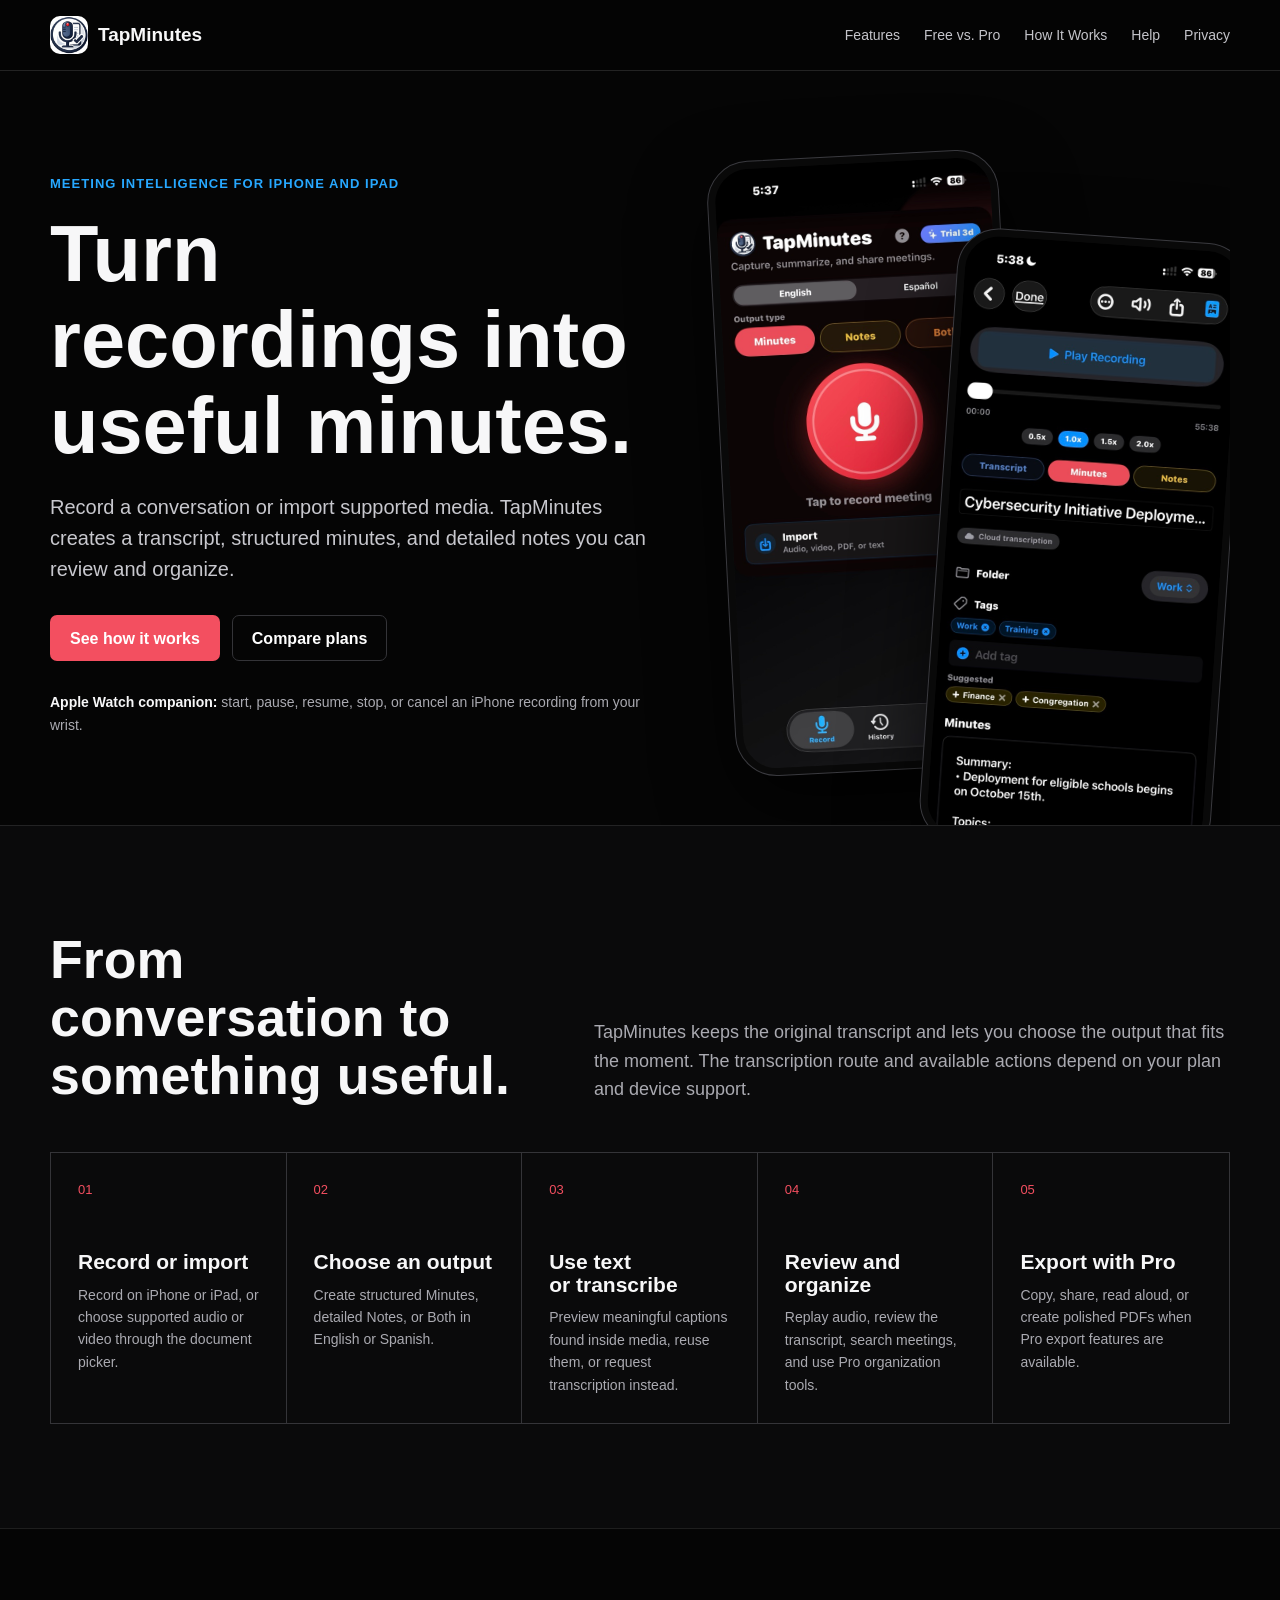
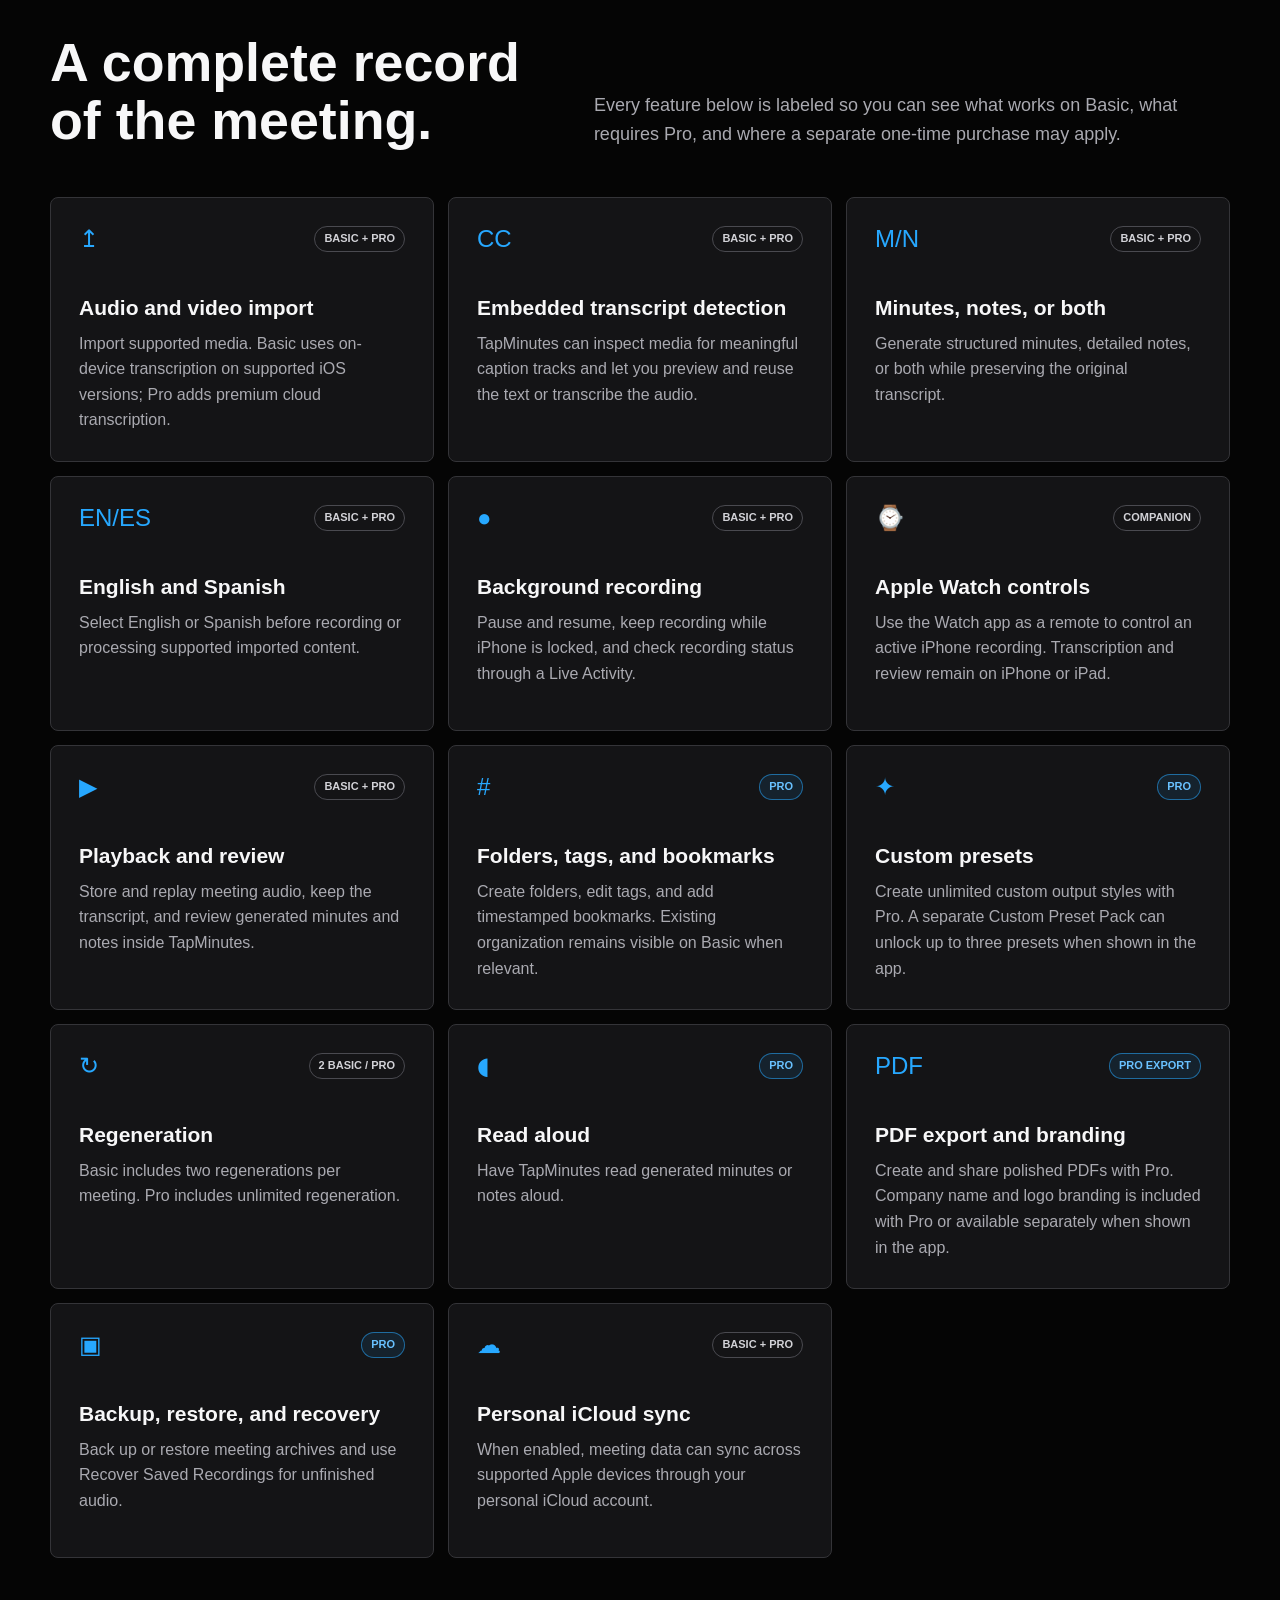
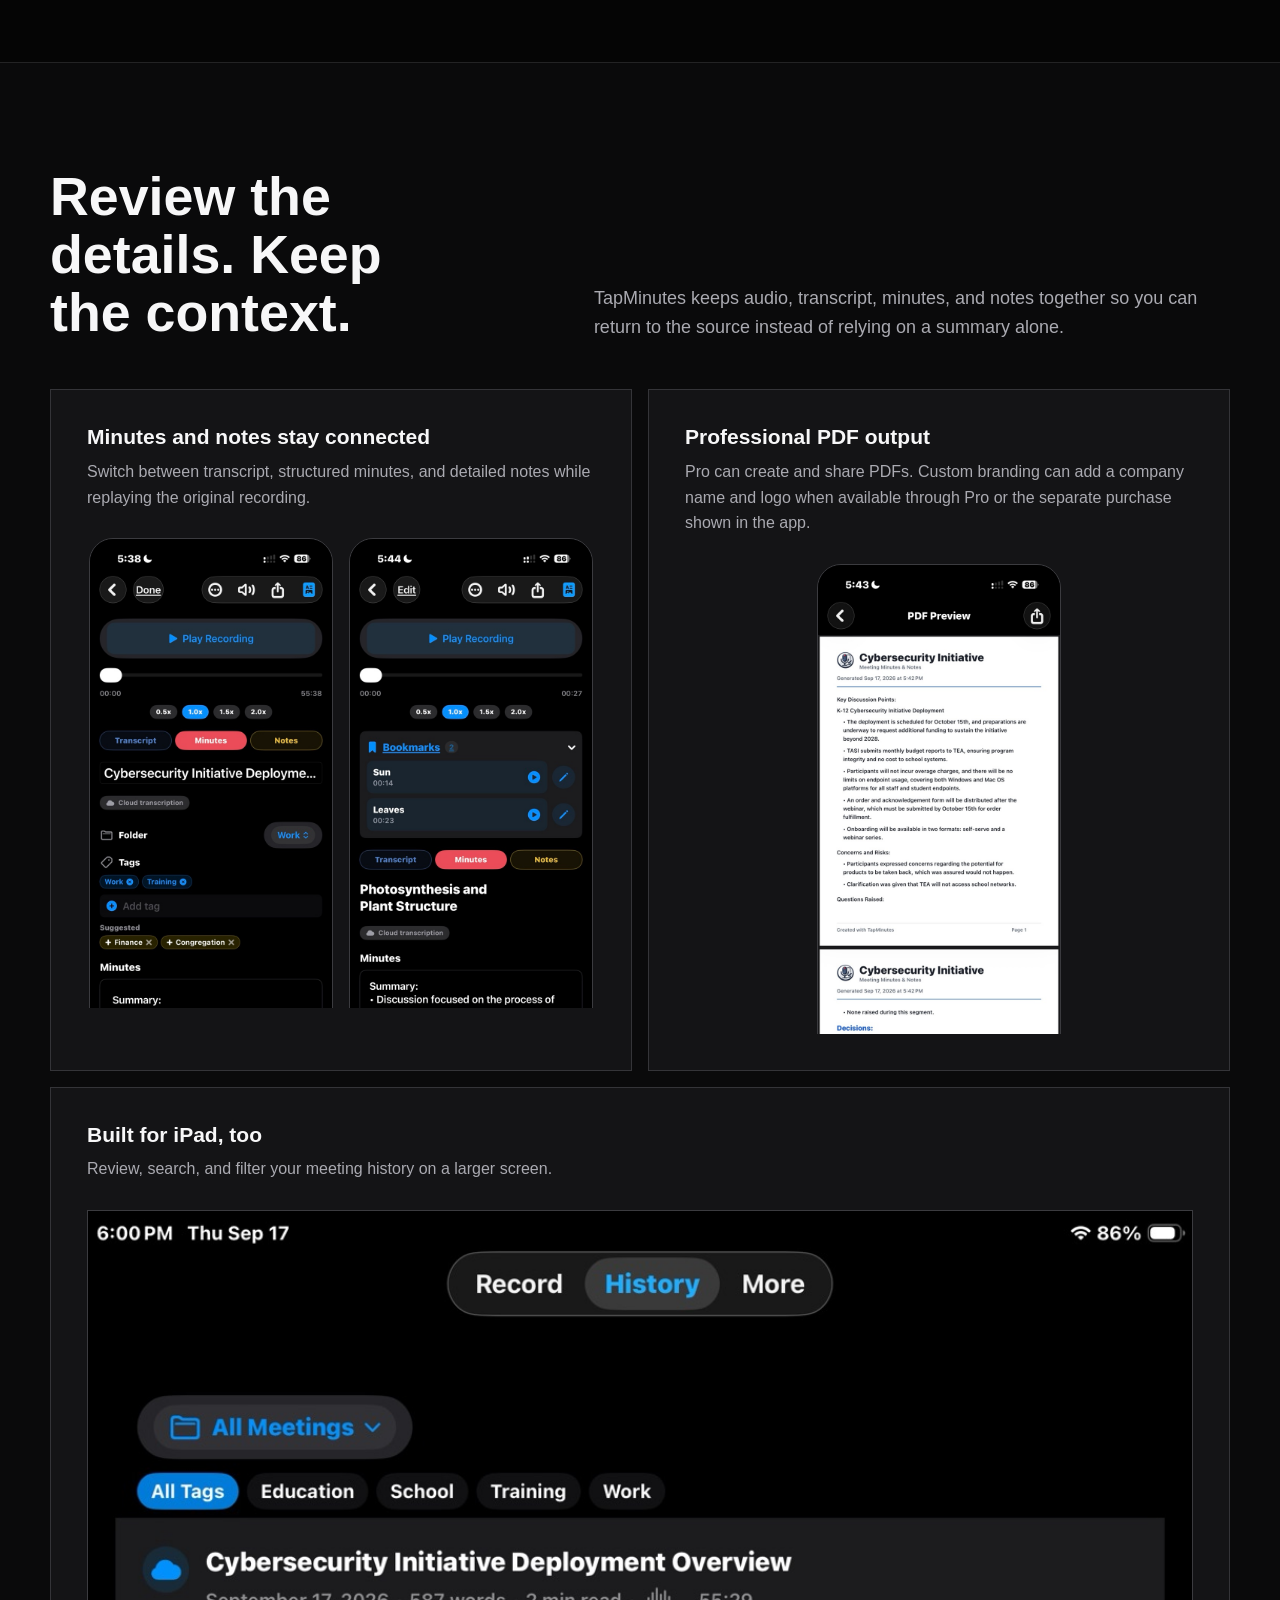
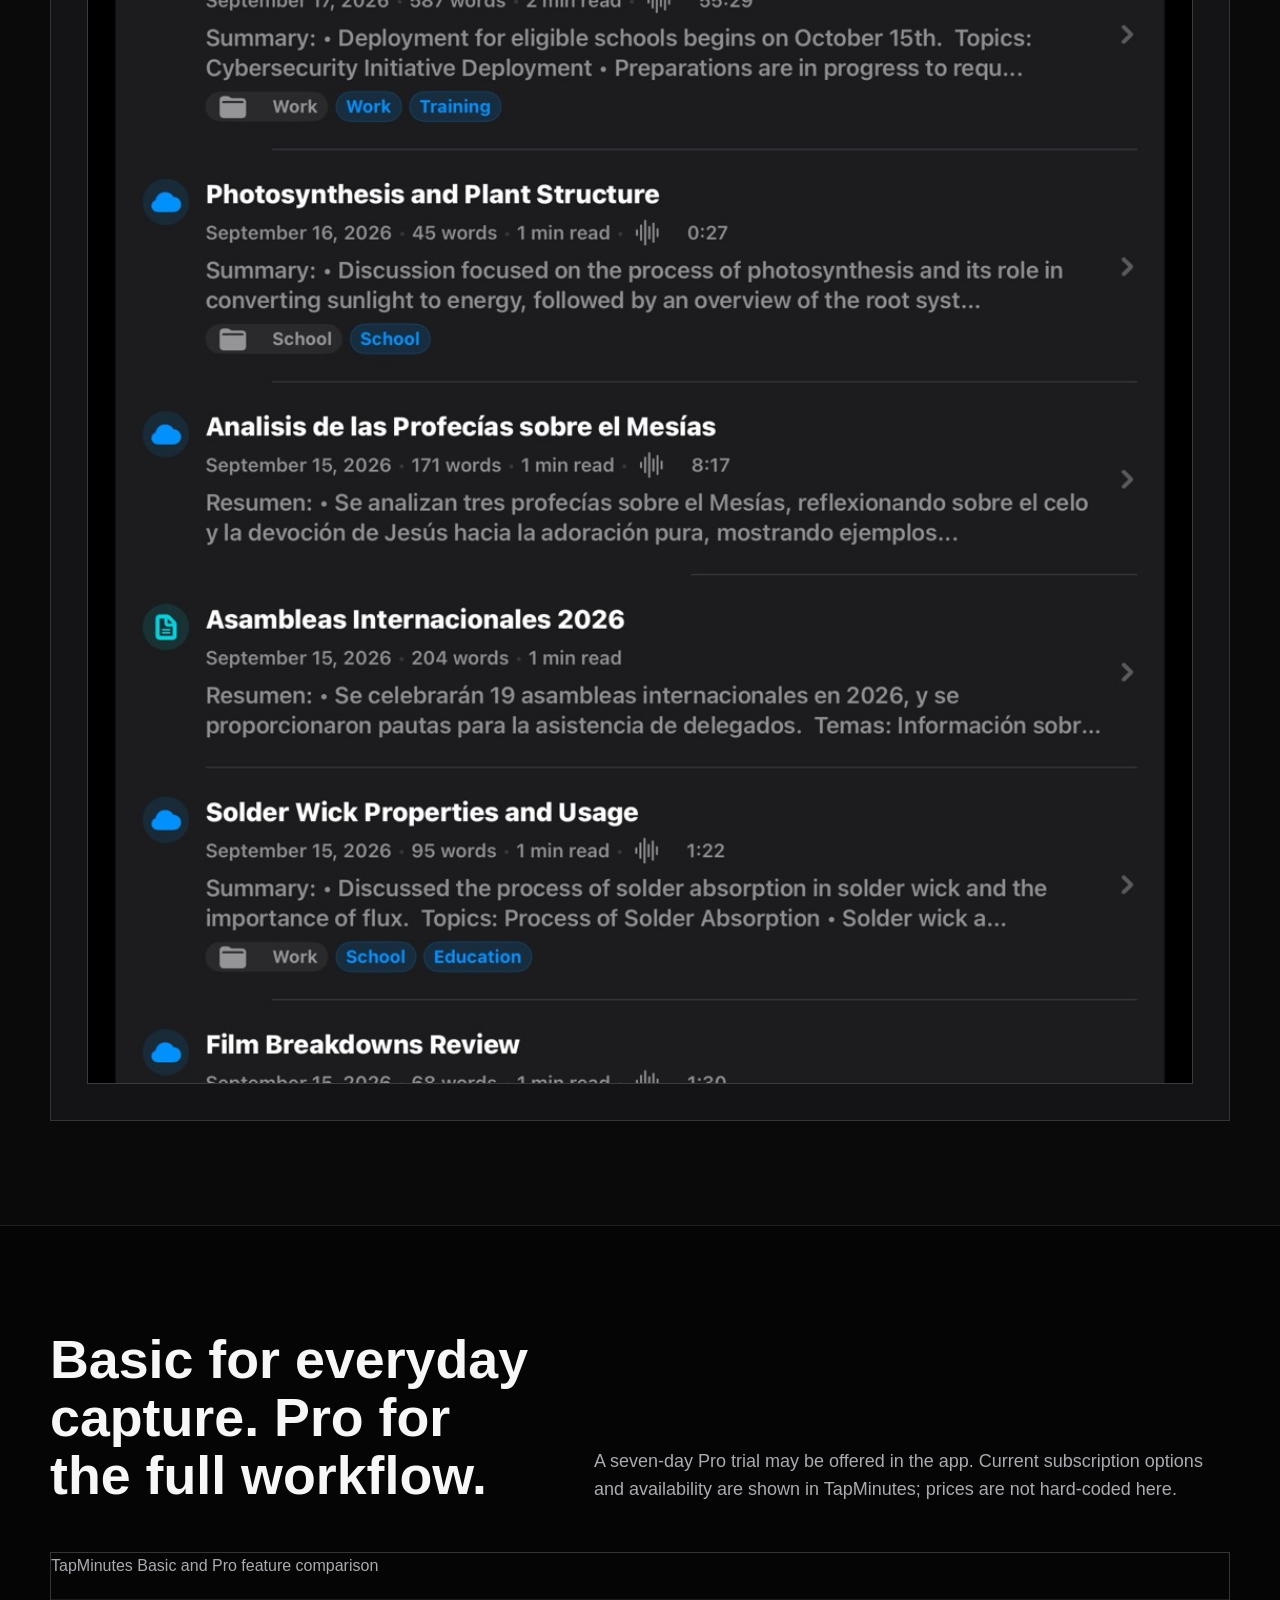
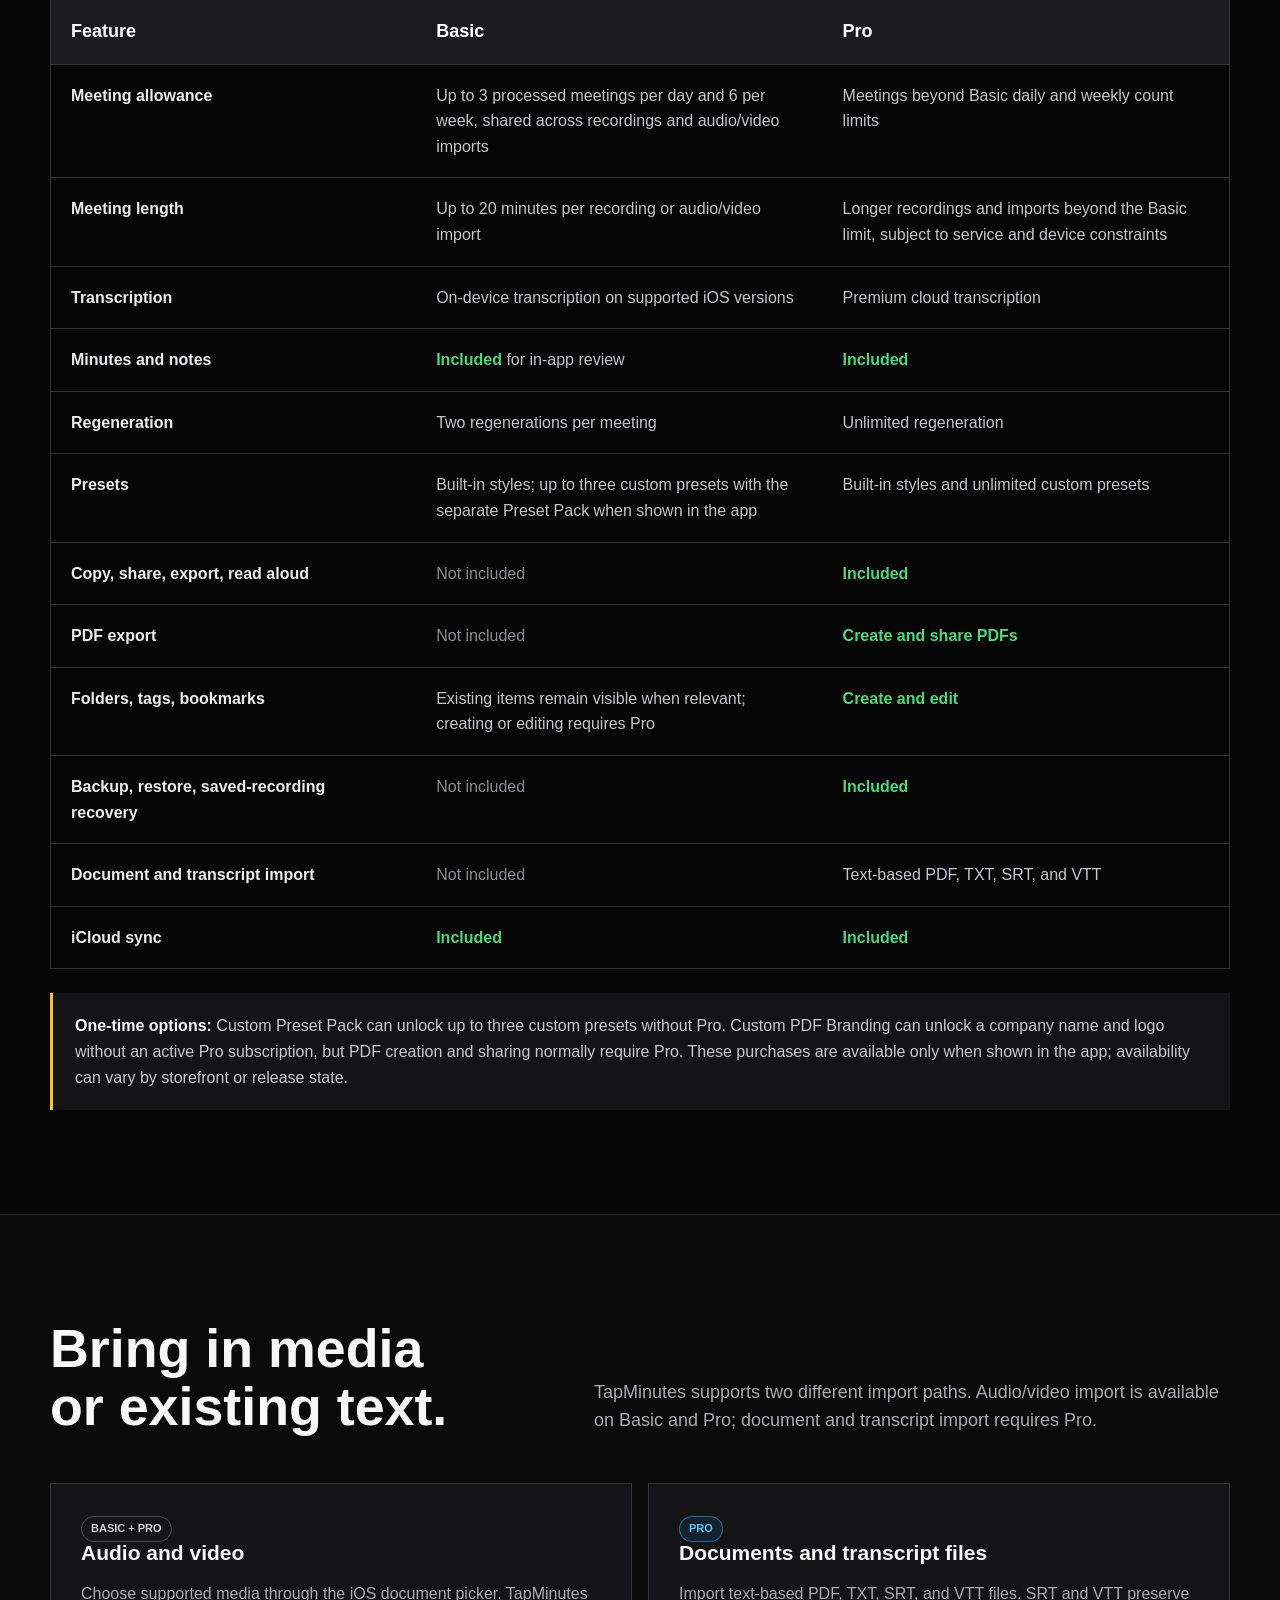
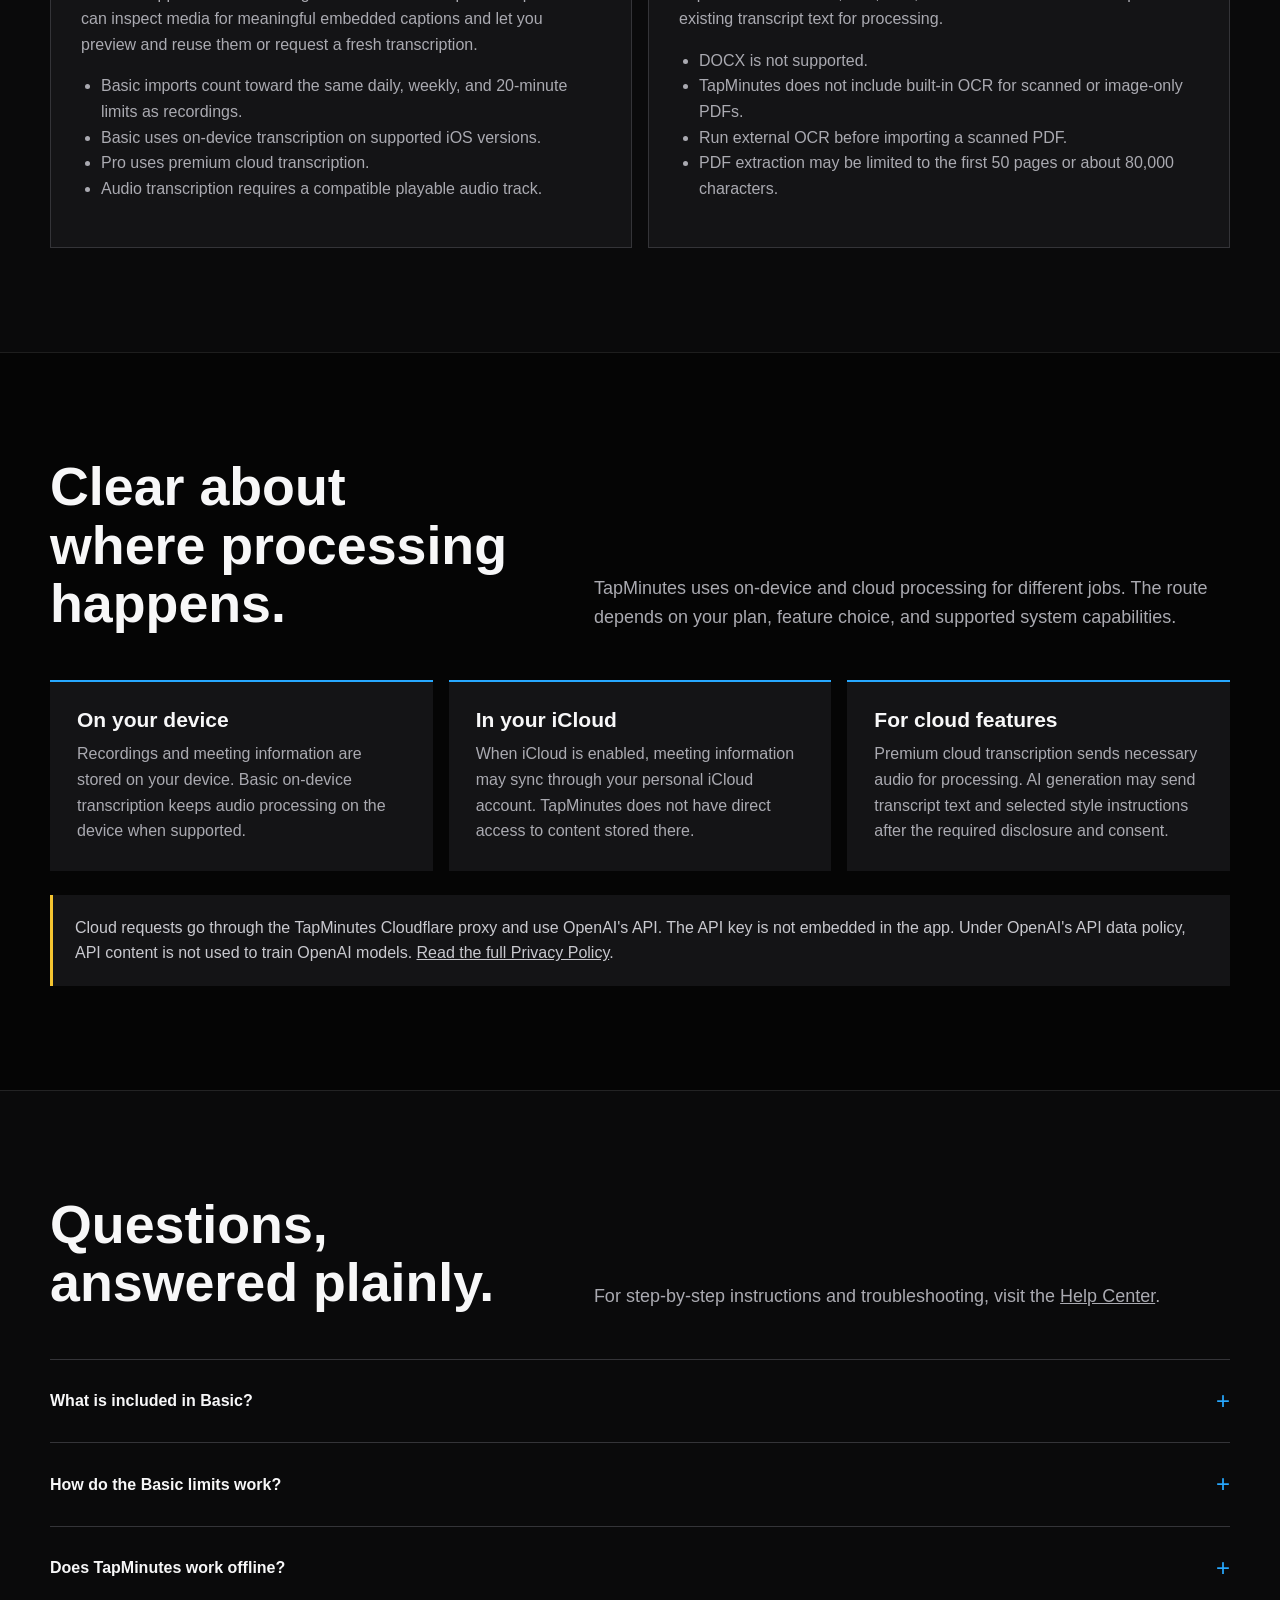
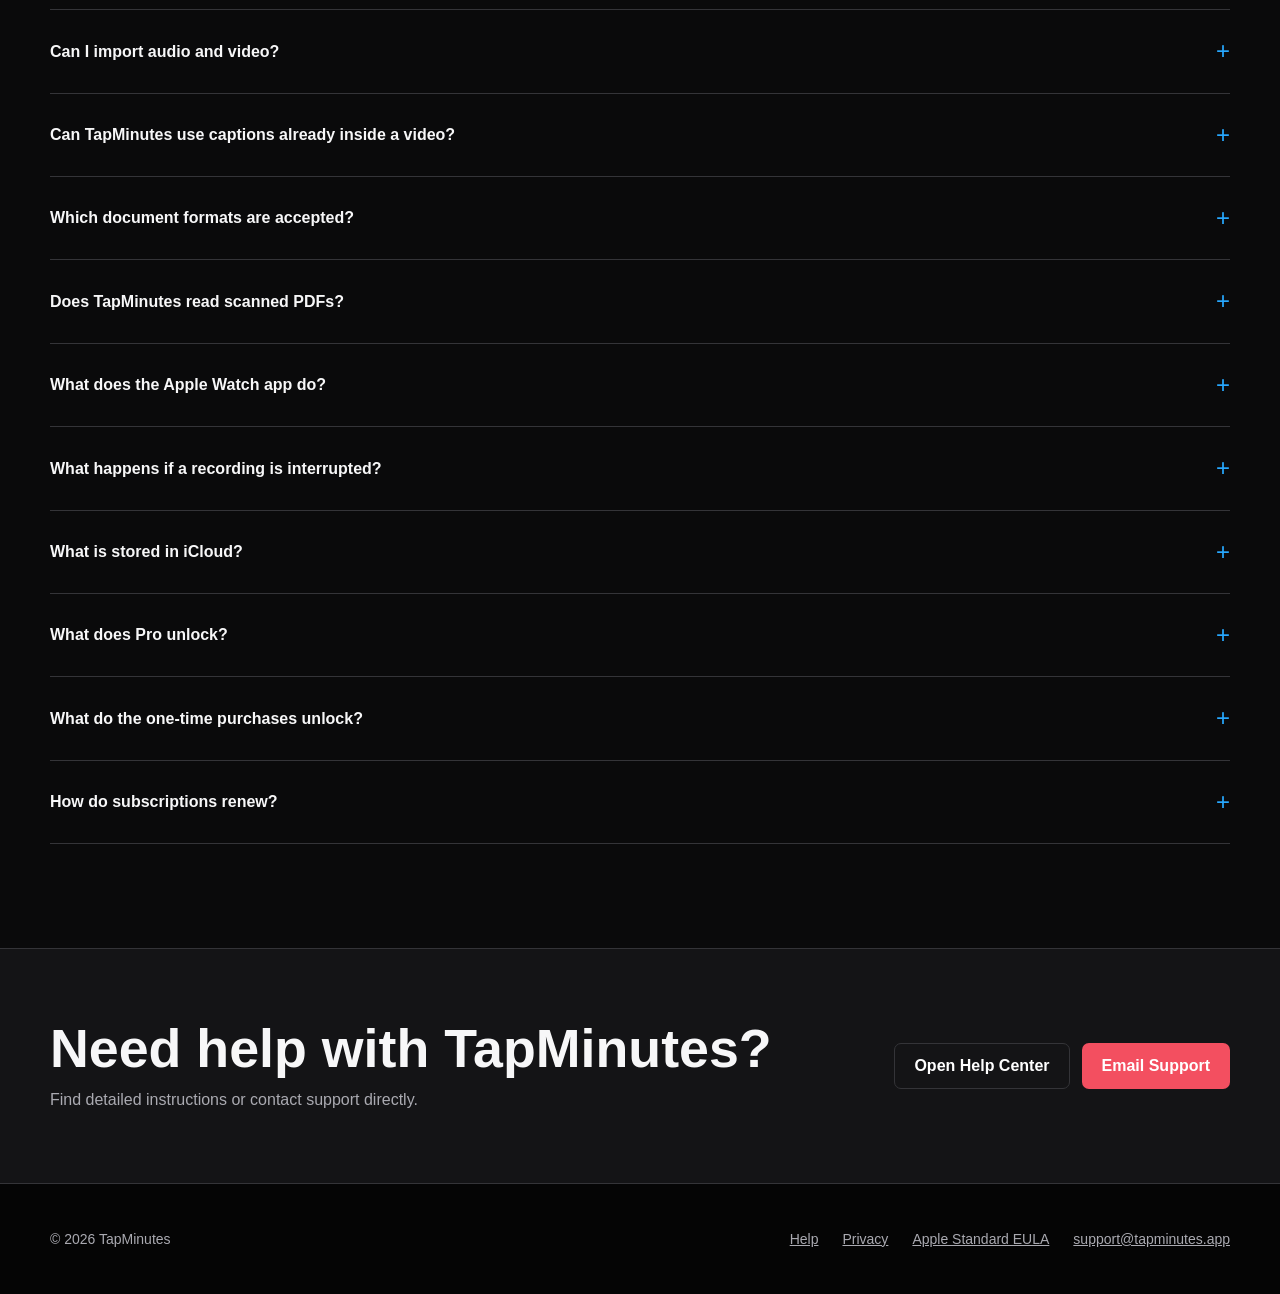
<file: index.html>
<!doctype html>
<html lang="en">
<head>
  <meta charset="utf-8">
  <meta name="viewport" content="width=device-width,initial-scale=1">
  <title>TapMinutes - Turn Recordings into Meeting Minutes and Notes</title>
  <meta name="description" content="Record on iPhone or iPad, import supported media, and turn conversations into transcripts, structured minutes, and detailed notes with TapMinutes.">
  <meta property="og:title" content="TapMinutes - Turn recordings into useful minutes">
  <meta property="og:description" content="Record or import a conversation. Create a transcript, structured minutes, and detailed notes to review and organize.">
  <meta property="og:image" content="https://tapminutes.app/assets/tapminutes-logo.png">
  <meta property="og:type" content="website">
  <meta property="og:url" content="https://tapminutes.app/">
  <link rel="canonical" href="https://tapminutes.app/">
  <link rel="icon" href="favicon.png">
  <link rel="apple-touch-icon" href="apple-touch-icon.png">
  <link rel="stylesheet" href="styles.css">
</head>
<body>
  <a class="skip-link" href="#main">Skip to content</a>
  <header class="site-header">
    <nav class="nav wrap" aria-label="Primary navigation">
      <a class="brand" href="/"><img src="assets/tapminutes-logo.png" alt=""><span>TapMinutes</span></a>
      <button class="menu-button" aria-expanded="false" aria-controls="primary-links" aria-label="Open navigation">&#9776;</button>
      <div class="nav-links" id="primary-links">
        <a href="#features">Features</a><a href="#plans">Free vs. Pro</a><a href="#how-it-works">How It Works</a><a href="help.html">Help</a><a href="privacy.html">Privacy</a>
      </div>
    </nav>
  </header>
  <main id="main">
    <section class="hero wrap">
      <div>
        <span class="eyebrow">Meeting intelligence for iPhone and iPad</span>
        <h1>Turn recordings into useful minutes.</h1>
        <p class="lead">Record a conversation or import supported media. TapMinutes creates a transcript, structured minutes, and detailed notes you can review and organize.</p>
        <div class="hero-actions"><a class="button" href="#how-it-works">See how it works</a><a class="button secondary" href="#plans">Compare plans</a></div>
        <p class="platform-line"><strong>Apple Watch companion:</strong> start, pause, resume, stop, or cancel an iPhone recording from your wrist.</p>
      </div>
      <div class="hero-visual" aria-label="TapMinutes running on iPhone">
        <div class="device"><img src="assets/screenshots/record-iphone.jpg" alt="TapMinutes Record screen with Minutes, Notes, and Both output choices"></div>
        <div class="device"><img src="assets/screenshots/minutes-iphone.jpg" alt="A TapMinutes meeting showing playback, transcript, minutes, folder, and tags"></div>
      </div>
    </section>

    <section class="section alt" id="how-it-works"><div class="wrap">
      <div class="section-head"><h2>From conversation to something useful.</h2><p class="section-intro">TapMinutes keeps the original transcript and lets you choose the output that fits the moment. The transcription route and available actions depend on your plan and device support.</p></div>
      <div class="how-grid">
        <article class="how-step"><span class="step-number">01</span><h3>Record or import</h3><p>Record on iPhone or iPad, or choose supported audio or video through the document picker.</p></article>
        <article class="how-step"><span class="step-number">02</span><h3>Choose an output</h3><p>Create structured Minutes, detailed Notes, or Both in English or Spanish.</p></article>
        <article class="how-step"><span class="step-number">03</span><h3>Use text or transcribe</h3><p>Preview meaningful captions found inside media, reuse them, or request transcription instead.</p></article>
        <article class="how-step"><span class="step-number">04</span><h3>Review and organize</h3><p>Replay audio, review the transcript, search meetings, and use Pro organization tools.</p></article>
        <article class="how-step"><span class="step-number">05</span><h3>Export with Pro</h3><p>Copy, share, read aloud, or create polished PDFs when Pro export features are available.</p></article>
      </div>
    </div></section>

    <section class="section" id="features"><div class="wrap">
      <div class="section-head"><h2>A complete record of the meeting.</h2><p class="section-intro">Every feature below is labeled so you can see what works on Basic, what requires Pro, and where a separate one-time purchase may apply.</p></div>
      <div class="feature-grid">
        <article class="feature-card"><div class="feature-top"><span class="feature-icon" aria-hidden="true">↥</span><span class="plan-label">Basic + Pro</span></div><h3>Audio and video import</h3><p>Import supported media. Basic uses on-device transcription on supported iOS versions; Pro adds premium cloud transcription.</p></article>
        <article class="feature-card"><div class="feature-top"><span class="feature-icon" aria-hidden="true">CC</span><span class="plan-label">Basic + Pro</span></div><h3>Embedded transcript detection</h3><p>TapMinutes can inspect media for meaningful caption tracks and let you preview and reuse the text or transcribe the audio.</p></article>
        <article class="feature-card"><div class="feature-top"><span class="feature-icon" aria-hidden="true">M/N</span><span class="plan-label">Basic + Pro</span></div><h3>Minutes, notes, or both</h3><p>Generate structured minutes, detailed notes, or both while preserving the original transcript.</p></article>
        <article class="feature-card"><div class="feature-top"><span class="feature-icon" aria-hidden="true">EN/ES</span><span class="plan-label">Basic + Pro</span></div><h3>English and Spanish</h3><p>Select English or Spanish before recording or processing supported imported content.</p></article>
        <article class="feature-card"><div class="feature-top"><span class="feature-icon" aria-hidden="true">●</span><span class="plan-label">Basic + Pro</span></div><h3>Background recording</h3><p>Pause and resume, keep recording while iPhone is locked, and check recording status through a Live Activity.</p></article>
        <article class="feature-card"><div class="feature-top"><span class="feature-icon" aria-hidden="true">⌚</span><span class="plan-label">Companion</span></div><h3>Apple Watch controls</h3><p>Use the Watch app as a remote to control an active iPhone recording. Transcription and review remain on iPhone or iPad.</p></article>
        <article class="feature-card"><div class="feature-top"><span class="feature-icon" aria-hidden="true">▶</span><span class="plan-label">Basic + Pro</span></div><h3>Playback and review</h3><p>Store and replay meeting audio, keep the transcript, and review generated minutes and notes inside TapMinutes.</p></article>
        <article class="feature-card"><div class="feature-top"><span class="feature-icon" aria-hidden="true">#</span><span class="plan-label pro">Pro</span></div><h3>Folders, tags, and bookmarks</h3><p>Create folders, edit tags, and add timestamped bookmarks. Existing organization remains visible on Basic when relevant.</p></article>
        <article class="feature-card"><div class="feature-top"><span class="feature-icon" aria-hidden="true">✦</span><span class="plan-label pro">Pro</span></div><h3>Custom presets</h3><p>Create unlimited custom output styles with Pro. A separate Custom Preset Pack can unlock up to three presets when shown in the app.</p></article>
        <article class="feature-card"><div class="feature-top"><span class="feature-icon" aria-hidden="true">↻</span><span class="plan-label">2 Basic / Pro</span></div><h3>Regeneration</h3><p>Basic includes two regenerations per meeting. Pro includes unlimited regeneration.</p></article>
        <article class="feature-card"><div class="feature-top"><span class="feature-icon" aria-hidden="true">◖</span><span class="plan-label pro">Pro</span></div><h3>Read aloud</h3><p>Have TapMinutes read generated minutes or notes aloud.</p></article>
        <article class="feature-card"><div class="feature-top"><span class="feature-icon" aria-hidden="true">PDF</span><span class="plan-label pro">Pro export</span></div><h3>PDF export and branding</h3><p>Create and share polished PDFs with Pro. Company name and logo branding is included with Pro or available separately when shown in the app.</p></article>
        <article class="feature-card"><div class="feature-top"><span class="feature-icon" aria-hidden="true">▣</span><span class="plan-label pro">Pro</span></div><h3>Backup, restore, and recovery</h3><p>Back up or restore meeting archives and use Recover Saved Recordings for unfinished audio.</p></article>
        <article class="feature-card"><div class="feature-top"><span class="feature-icon" aria-hidden="true">☁</span><span class="plan-label">Basic + Pro</span></div><h3>Personal iCloud sync</h3><p>When enabled, meeting data can sync across supported Apple devices through your personal iCloud account.</p></article>
      </div>
    </div></section>

    <section class="section alt"><div class="wrap">
      <div class="section-head"><h2>Review the details. Keep the context.</h2><p class="section-intro">TapMinutes keeps audio, transcript, minutes, and notes together so you can return to the source instead of relying on a summary alone.</p></div>
      <div class="screens">
        <article class="screen-card"><h3>Minutes and notes stay connected</h3><p>Switch between transcript, structured minutes, and detailed notes while replaying the original recording.</p><div class="phone-pair"><img src="assets/screenshots/minutes-iphone.jpg" loading="lazy" alt="Meeting detail with generated minutes and organizational fields"><img src="assets/screenshots/bookmarks.jpg" loading="lazy" alt="Timestamped bookmarks within an audio recording"></div></article>
        <article class="screen-card"><h3>Professional PDF output</h3><p>Pro can create and share PDFs. Custom branding can add a company name and logo when available through Pro or the separate purchase shown in the app.</p><div class="phone-pair"><img src="assets/screenshots/pdf-branding.jpg" loading="lazy" alt="PDF preview showing TapMinutes meeting minutes with a branded header"></div></article>
        <article class="screen-card wide"><h3>Built for iPad, too</h3><p>Review, search, and filter your meeting history on a larger screen.</p><img src="assets/screenshots/history-ipad.jpg" loading="lazy" alt="TapMinutes meeting history on iPad with folder and tag filters"></article>
      </div>
    </div></section>

    <section class="section" id="plans"><div class="wrap">
      <div class="section-head"><h2>Basic for everyday capture. Pro for the full workflow.</h2><p class="section-intro">A seven-day Pro trial may be offered in the app. Current subscription options and availability are shown in TapMinutes; prices are not hard-coded here.</p></div>
      <div class="table-wrap">
        <table class="compare">
          <caption>TapMinutes Basic and Pro feature comparison</caption>
          <thead><tr><th scope="col">Feature</th><th scope="col">Basic</th><th scope="col">Pro</th></tr></thead>
          <tbody>
            <tr><th scope="row">Meeting allowance</th><td data-plan="Basic">Up to 3 processed meetings per day and 6 per week, shared across recordings and audio/video imports</td><td data-plan="Pro">Meetings beyond Basic daily and weekly count limits</td></tr>
            <tr><th scope="row">Meeting length</th><td data-plan="Basic">Up to 20 minutes per recording or audio/video import</td><td data-plan="Pro">Longer recordings and imports beyond the Basic limit, subject to service and device constraints</td></tr>
            <tr><th scope="row">Transcription</th><td data-plan="Basic">On-device transcription on supported iOS versions</td><td data-plan="Pro">Premium cloud transcription</td></tr>
            <tr><th scope="row">Minutes and notes</th><td data-plan="Basic"><span class="yes">Included</span> for in-app review</td><td data-plan="Pro"><span class="yes">Included</span></td></tr>
            <tr><th scope="row">Regeneration</th><td data-plan="Basic">Two regenerations per meeting</td><td data-plan="Pro">Unlimited regeneration</td></tr>
            <tr><th scope="row">Presets</th><td data-plan="Basic">Built-in styles; up to three custom presets with the separate Preset Pack when shown in the app</td><td data-plan="Pro">Built-in styles and unlimited custom presets</td></tr>
            <tr><th scope="row">Copy, share, export, read aloud</th><td data-plan="Basic"><span class="no">Not included</span></td><td data-plan="Pro"><span class="yes">Included</span></td></tr>
            <tr><th scope="row">PDF export</th><td data-plan="Basic"><span class="no">Not included</span></td><td data-plan="Pro"><span class="yes">Create and share PDFs</span></td></tr>
            <tr><th scope="row">Folders, tags, bookmarks</th><td data-plan="Basic">Existing items remain visible when relevant; creating or editing requires Pro</td><td data-plan="Pro"><span class="yes">Create and edit</span></td></tr>
            <tr><th scope="row">Backup, restore, saved-recording recovery</th><td data-plan="Basic"><span class="no">Not included</span></td><td data-plan="Pro"><span class="yes">Included</span></td></tr>
            <tr><th scope="row">Document and transcript import</th><td data-plan="Basic"><span class="no">Not included</span></td><td data-plan="Pro">Text-based PDF, TXT, SRT, and VTT</td></tr>
            <tr><th scope="row">iCloud sync</th><td data-plan="Basic"><span class="yes">Included</span></td><td data-plan="Pro"><span class="yes">Included</span></td></tr>
          </tbody>
        </table>
      </div>
      <p class="plan-note"><strong>One-time options:</strong> Custom Preset Pack can unlock up to three custom presets without Pro. Custom PDF Branding can unlock a company name and logo without an active Pro subscription, but PDF creation and sharing normally require Pro. These purchases are available only when shown in the app; availability can vary by storefront or release state.</p>
    </div></section>

    <section class="section alt" id="imports"><div class="wrap">
      <div class="section-head"><h2>Bring in media or existing text.</h2><p class="section-intro">TapMinutes supports two different import paths. Audio/video import is available on Basic and Pro; document and transcript import requires Pro.</p></div>
      <div class="compat-grid">
        <article class="compat-card"><span class="plan-label">Basic + Pro</span><h3>Audio and video</h3><p>Choose supported media through the iOS document picker. TapMinutes can inspect media for meaningful embedded captions and let you preview and reuse them or request a fresh transcription.</p><ul><li>Basic imports count toward the same daily, weekly, and 20-minute limits as recordings.</li><li>Basic uses on-device transcription on supported iOS versions.</li><li>Pro uses premium cloud transcription.</li><li>Audio transcription requires a compatible playable audio track.</li></ul></article>
        <article class="compat-card"><span class="plan-label pro">Pro</span><h3>Documents and transcript files</h3><p>Import text-based PDF, TXT, SRT, and VTT files. SRT and VTT preserve existing transcript text for processing.</p><ul><li>DOCX is not supported.</li><li>TapMinutes does not include built-in OCR for scanned or image-only PDFs.</li><li>Run external OCR before importing a scanned PDF.</li><li>PDF extraction may be limited to the first 50 pages or about 80,000 characters.</li></ul></article>
      </div>
    </div></section>

    <section class="section" id="privacy"><div class="wrap">
      <div class="section-head"><h2>Clear about where processing happens.</h2><p class="section-intro">TapMinutes uses on-device and cloud processing for different jobs. The route depends on your plan, feature choice, and supported system capabilities.</p></div>
      <div class="privacy-grid">
        <article class="privacy-item"><h3>On your device</h3><p>Recordings and meeting information are stored on your device. Basic on-device transcription keeps audio processing on the device when supported.</p></article>
        <article class="privacy-item"><h3>In your iCloud</h3><p>When iCloud is enabled, meeting information may sync through your personal iCloud account. TapMinutes does not have direct access to content stored there.</p></article>
        <article class="privacy-item"><h3>For cloud features</h3><p>Premium cloud transcription sends necessary audio for processing. AI generation may send transcript text and selected style instructions after the required disclosure and consent.</p></article>
      </div>
      <p class="plan-note">Cloud requests go through the TapMinutes Cloudflare proxy and use OpenAI's API. The API key is not embedded in the app. Under OpenAI's API data policy, API content is not used to train OpenAI models. <a href="privacy.html">Read the full Privacy Policy</a>.</p>
    </div></section>

    <section class="section alt" id="faq"><div class="wrap">
      <div class="section-head"><h2>Questions, answered plainly.</h2><p class="section-intro">For step-by-step instructions and troubleshooting, visit the <a href="help.html">Help Center</a>.</p></div>
      <div class="faq-list">
        <details><summary>What is included in Basic?</summary><div class="answer">After the seven-day Pro trial, Basic can process up to <strong>3 meetings per day and 6 per week</strong>, with recordings or audio/video imports up to <strong>20 minutes each</strong>. It includes supported on-device transcription, in-app transcript/minutes/notes review, Minutes/Notes/Both, built-in styles, two regenerations per meeting, and iCloud sync.</div></details>
        <details><summary>How do the Basic limits work?</summary><div class="answer">The daily and weekly allowances are shared between recordings and audio/video imports. A processed recording or import counts as a meeting. Reaching either limit pauses additional Basic processing until the applicable allowance resets.</div></details>
        <details><summary>Does TapMinutes work offline?</summary><div class="answer">Recording and some on-device functions can work without a network connection. Basic on-device transcription requires a supported iOS version and device capabilities. Premium cloud transcription and AI generation require network access, so TapMinutes should not be described as fully offline.</div></details>
        <details><summary>Can I import audio and video?</summary><div class="answer">Yes. Basic and Pro can choose supported audio or video through the iOS document picker. Basic limits apply to Basic imports. If you request audio transcription, the media needs a compatible playable audio track.</div></details>
        <details><summary>Can TapMinutes use captions already inside a video?</summary><div class="answer">TapMinutes can inspect imported media for a meaningful embedded caption or transcript track. When one is found, you can preview and reuse it or request a fresh transcription from the audio.</div></details>
        <details><summary>Which document formats are accepted?</summary><div class="answer">Pro supports text-based <strong>PDF, TXT, SRT, and VTT</strong>. DOCX is not supported. PDF extraction may be capped at the first 50 pages or approximately 80,000 extracted characters.</div></details>
        <details><summary>Does TapMinutes read scanned PDFs?</summary><div class="answer">TapMinutes does not include built-in OCR. A scanned or image-only PDF must be converted with an external OCR tool before TapMinutes can read its text.</div></details>
        <details><summary>What does the Apple Watch app do?</summary><div class="answer">The Apple Watch app is a remote recording companion. It can start, pause, resume, stop, or cancel a recording on the paired iPhone. It is not a standalone transcription or meeting-review platform.</div></details>
        <details><summary>What happens if a recording is interrupted?</summary><div class="answer">TapMinutes can detect interrupted or unfinished audio. <strong>Recover Saved Recordings is a Pro feature</strong> for processing available saved audio after an interruption.</div></details>
        <details><summary>What is stored in iCloud?</summary><div class="answer">When you enable iCloud for TapMinutes, meeting information may sync through your personal iCloud account across supported Apple devices. TapMinutes does not have direct access to the content in your personal iCloud account.</div></details>
        <details><summary>What does Pro unlock?</summary><div class="answer">Pro adds processing beyond Basic count and duration limits, premium cloud transcription, copy/share/export, PDF creation and sharing, folders/tags/bookmarks, read aloud, unlimited regeneration and custom presets, backup and restore, Recover Saved Recordings, custom PDF branding, and PDF/TXT/SRT/VTT import.</div></details>
        <details><summary>What do the one-time purchases unlock?</summary><div class="answer">When available in the app, the <strong>Custom Preset Pack</strong> unlocks up to three custom presets without Pro. <strong>Custom PDF Branding</strong> unlocks a company name and logo without an active Pro subscription, but PDF creation and sharing normally require Pro. Buying branding alone should not be understood as unlocking the full export workflow.</div></details>
        <details><summary>How do subscriptions renew?</summary><div class="answer">TapMinutes may offer weekly, monthly, or yearly Pro subscriptions and a seven-day Pro trial when shown in the app. Subscriptions renew automatically unless canceled through your Apple Account settings. Current availability and pricing appear in the app and can vary by storefront or release state.</div></details>
      </div>
    </div></section>

    <section class="cta-band"><div class="wrap cta-inner"><div><h2>Need help with TapMinutes?</h2><p>Find detailed instructions or contact support directly.</p></div><div class="hero-actions"><a class="button secondary" href="help.html">Open Help Center</a><a class="button" href="mailto:support@tapminutes.app">Email Support</a></div></div></section>
  </main>
  <footer class="site-footer"><div class="wrap footer-inner"><span class="copyright">&copy; 2026 TapMinutes</span><a href="help.html">Help</a><a href="privacy.html">Privacy</a><a href="https://www.apple.com/legal/internet-services/itunes/dev/stdeula/" target="_blank" rel="noopener">Apple Standard EULA</a><a href="mailto:support@tapminutes.app">support@tapminutes.app</a></div></footer>
  <script src="script.js"></script>
</body>
</html>
</file>
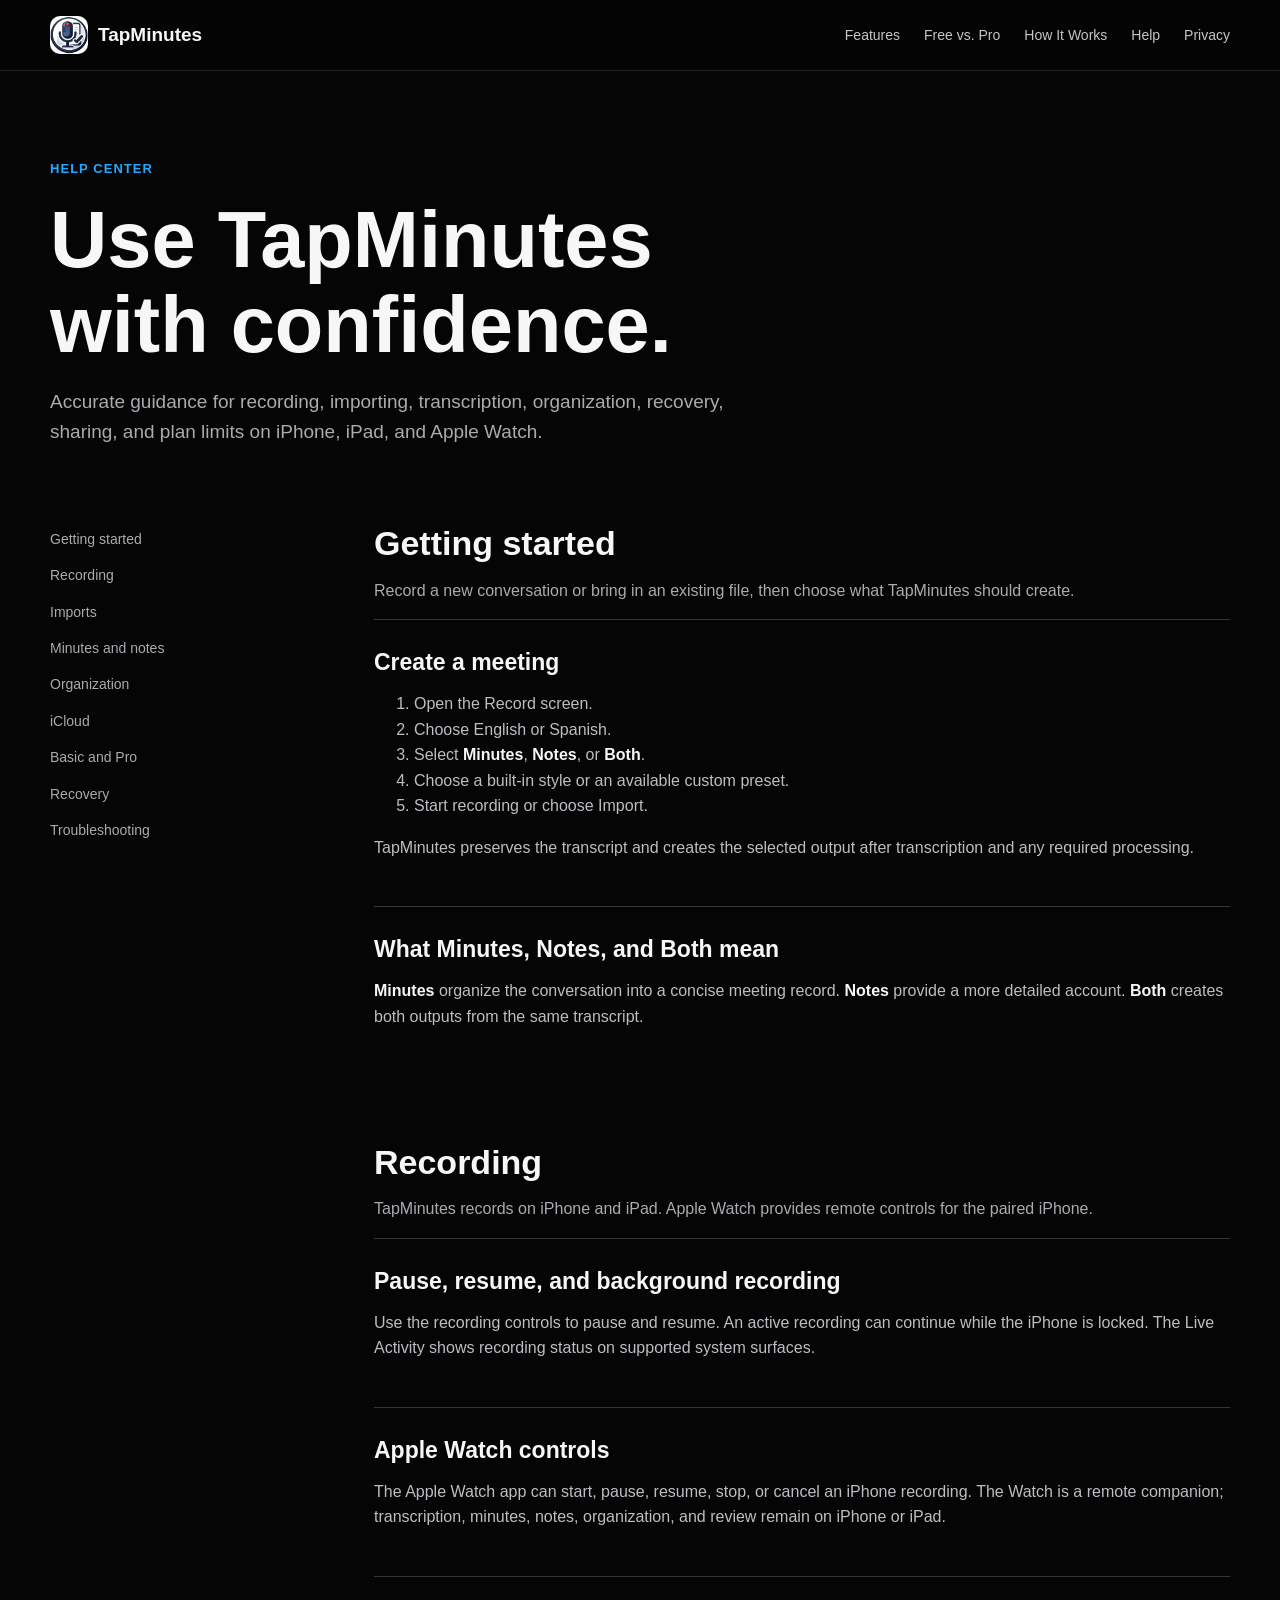
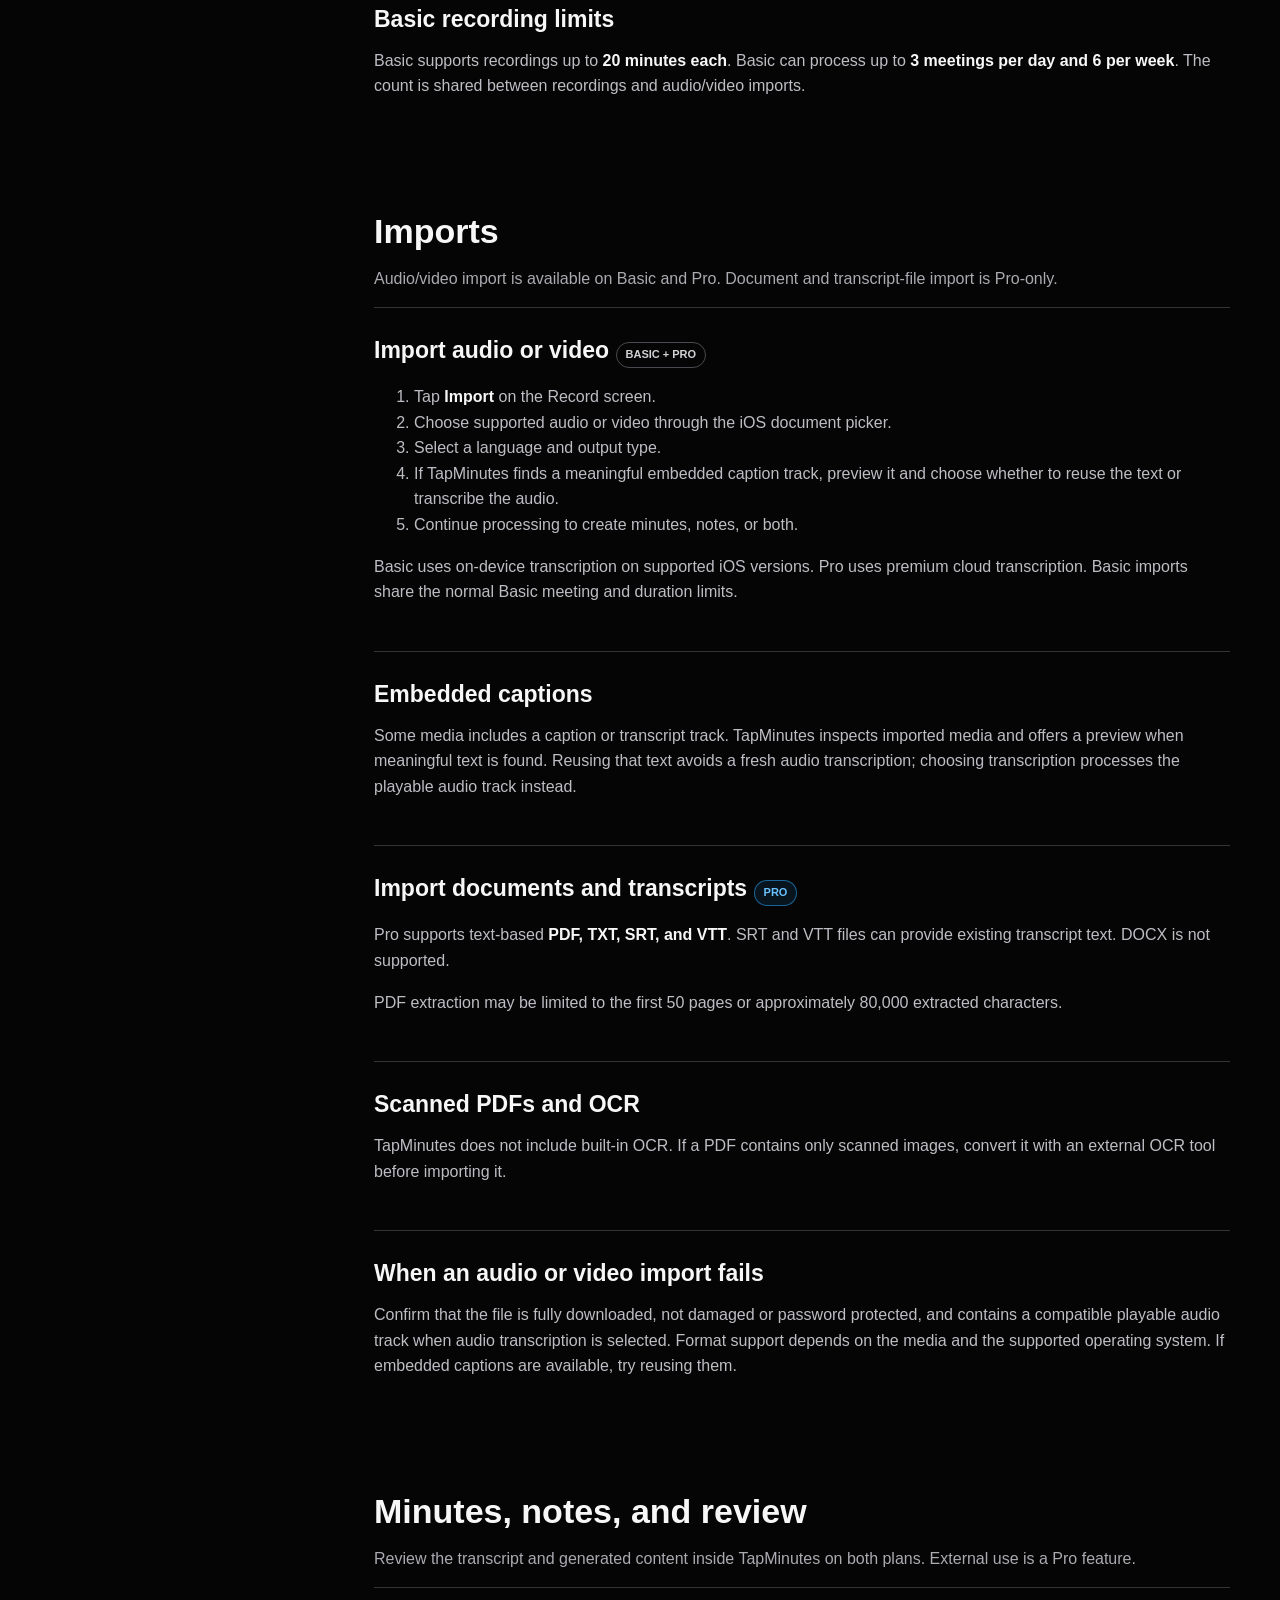
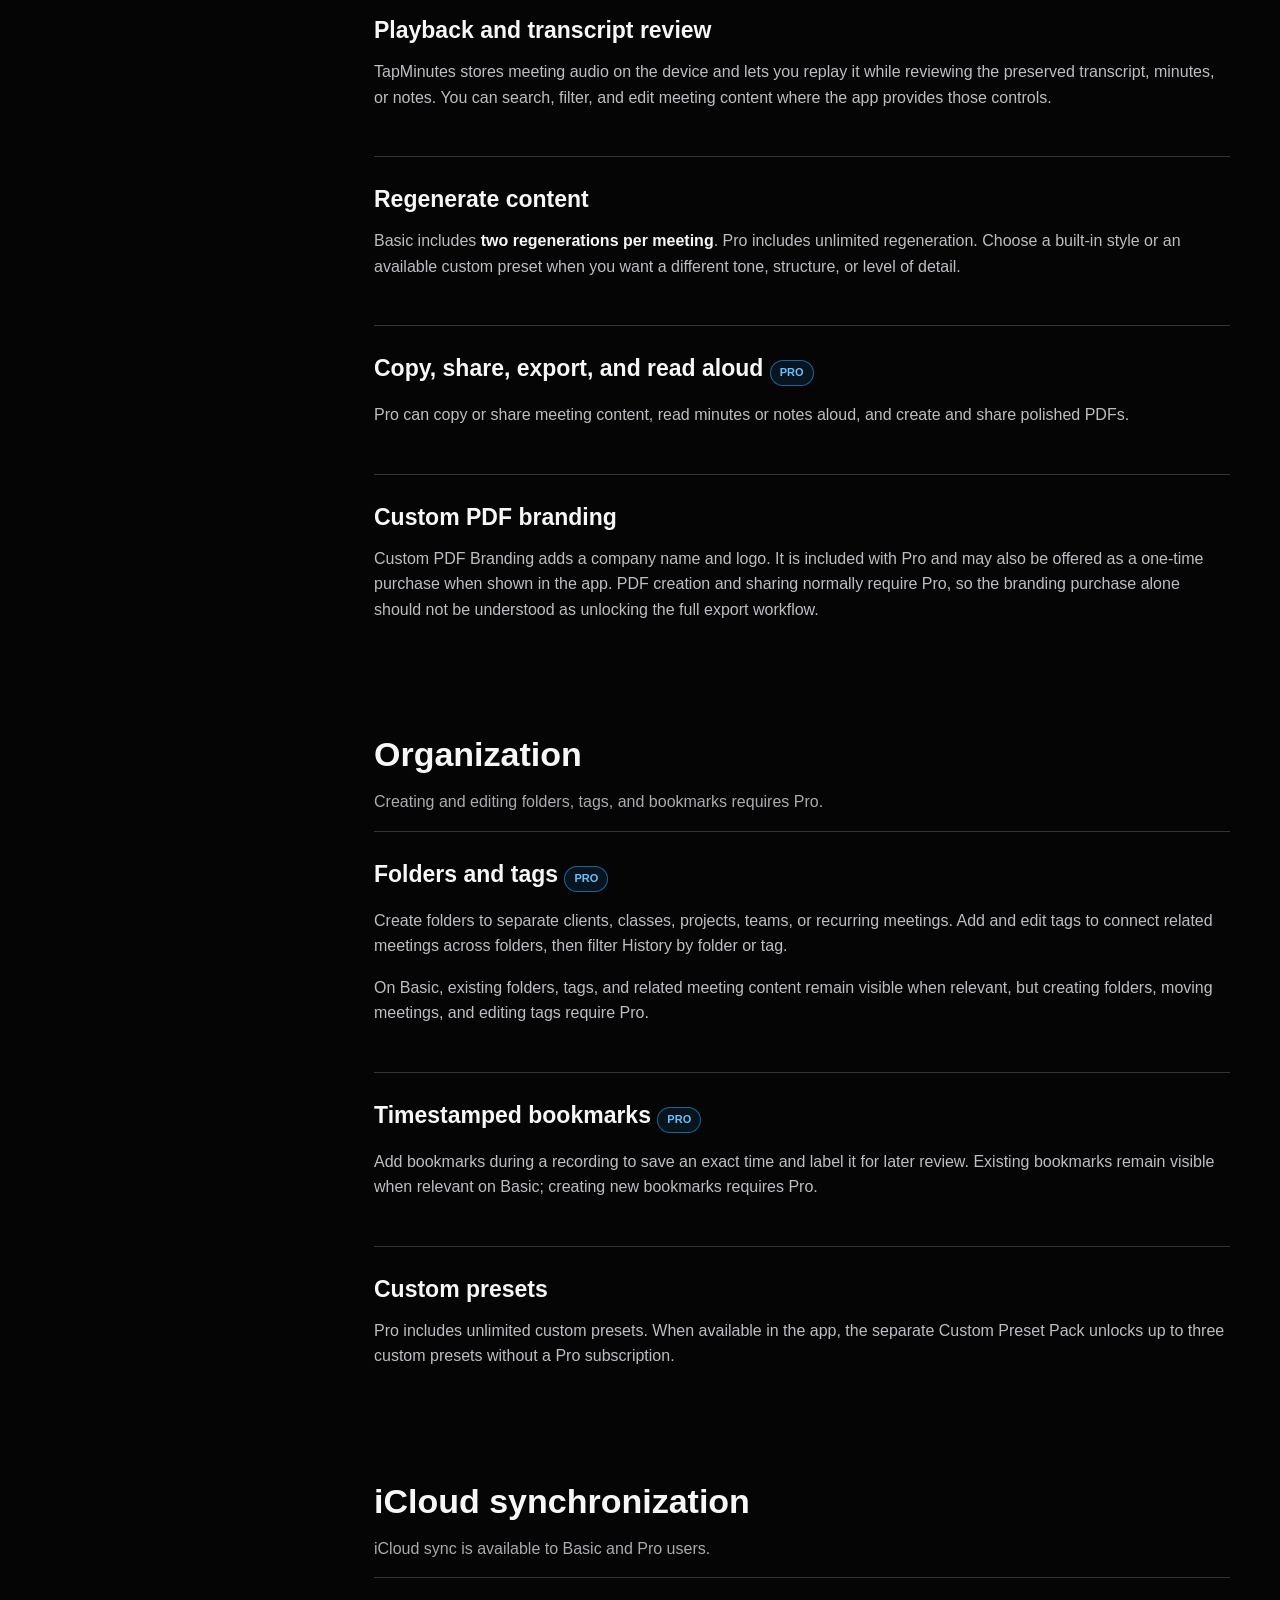
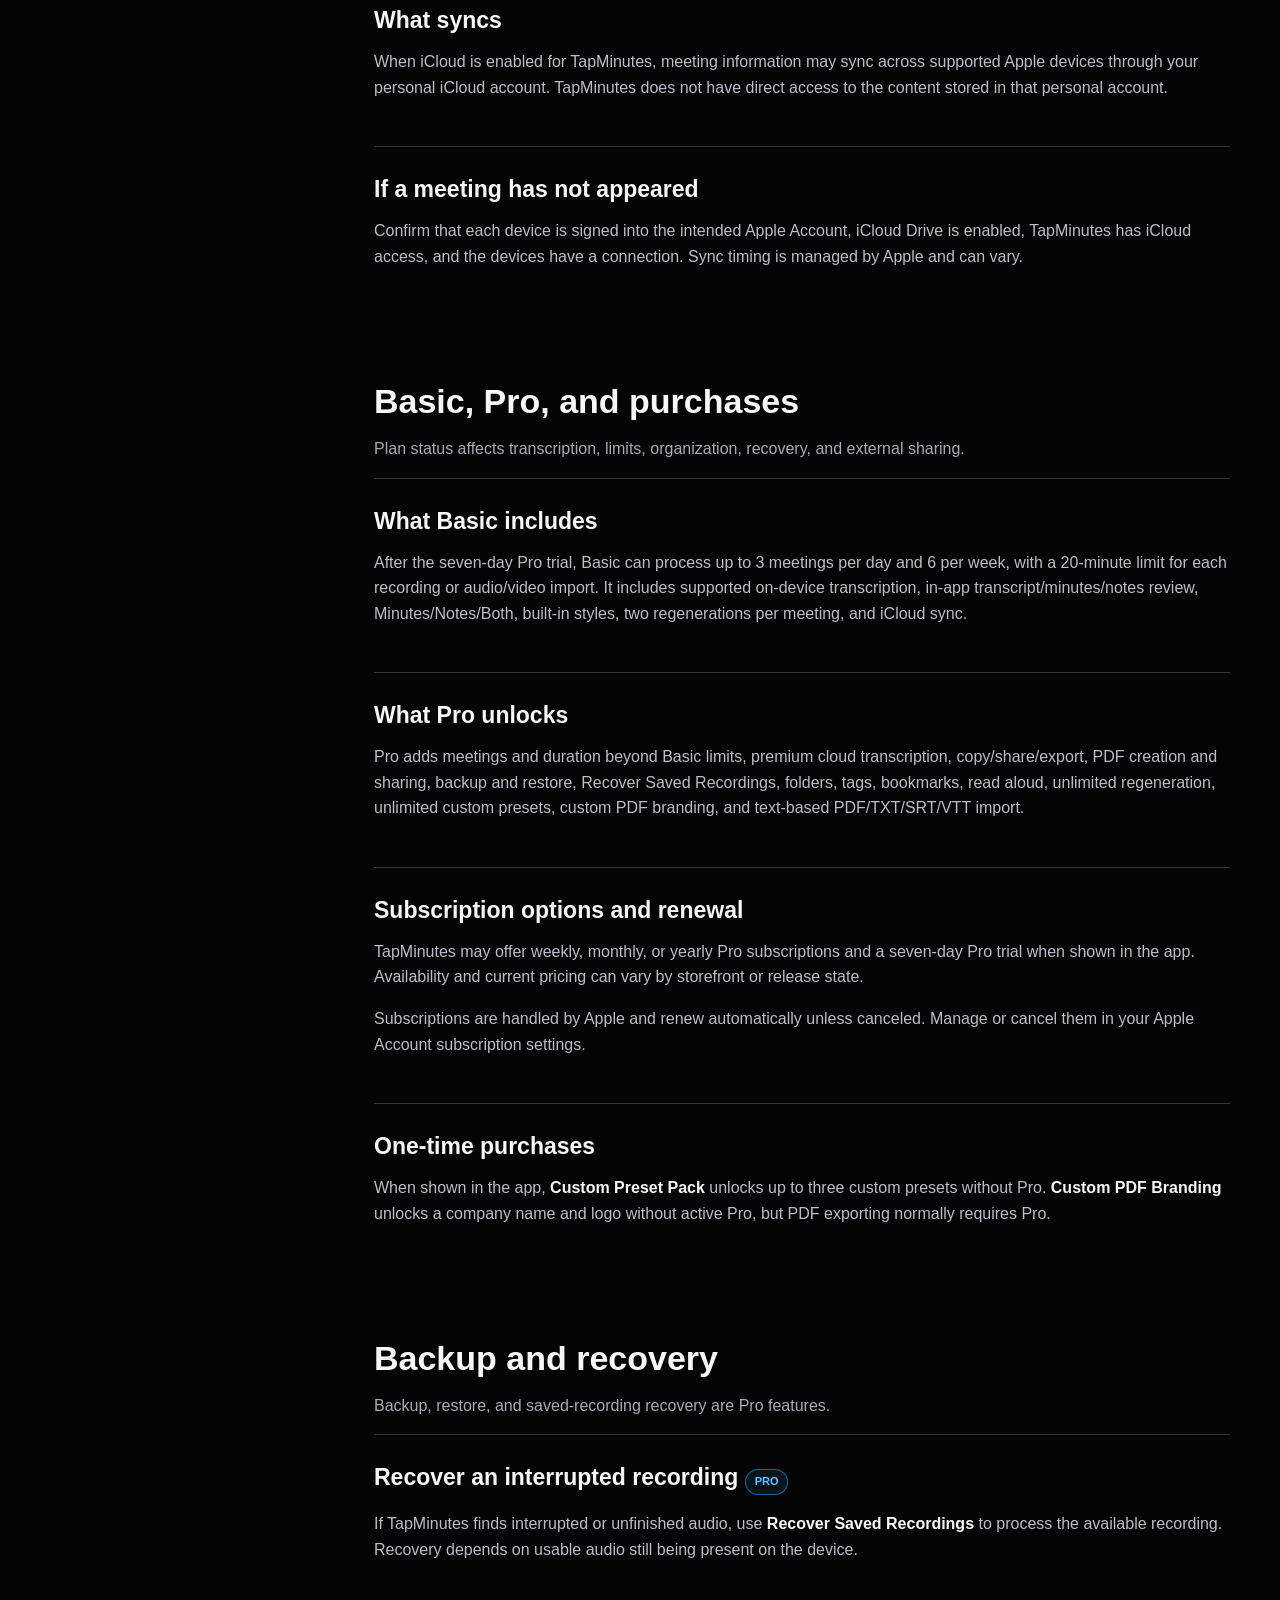
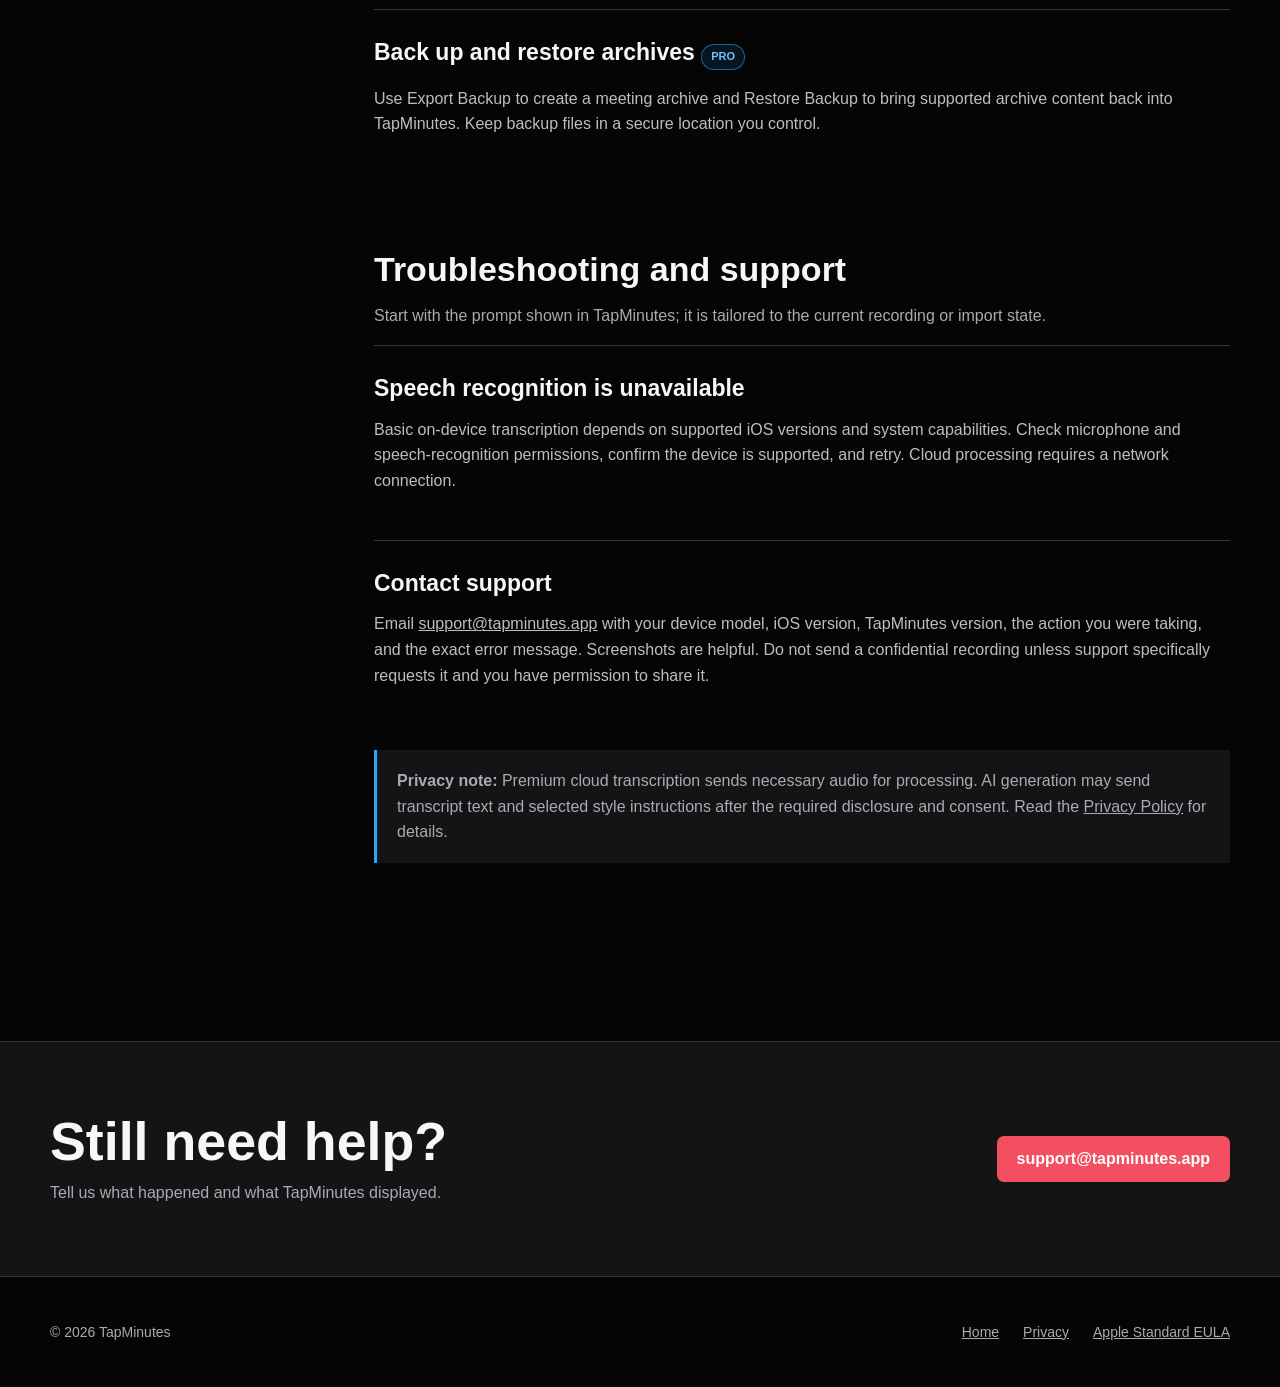
<file: help.html>
<!doctype html>
<html lang="en">
<head>
  <meta charset="utf-8">
  <meta name="viewport" content="width=device-width,initial-scale=1">
  <title>TapMinutes Help Center</title>
  <meta name="description" content="Help with TapMinutes recording, imports, transcription, minutes, notes, plans, iCloud sync, recovery, and exports.">
  <link rel="canonical" href="https://tapminutes.app/help.html">
  <link rel="icon" href="favicon.png">
  <link rel="apple-touch-icon" href="apple-touch-icon.png">
  <link rel="stylesheet" href="styles.css">
</head>
<body>
  <a class="skip-link" href="#main">Skip to content</a>
  <header class="site-header"><nav class="nav wrap" aria-label="Primary navigation"><a class="brand" href="/"><img src="assets/tapminutes-logo.png" alt=""><span>TapMinutes</span></a><button class="menu-button" aria-expanded="false" aria-controls="primary-links" aria-label="Open navigation">&#9776;</button><div class="nav-links" id="primary-links"><a href="index.html#features">Features</a><a href="index.html#plans">Free vs. Pro</a><a href="index.html#how-it-works">How It Works</a><a href="help.html">Help</a><a href="privacy.html">Privacy</a></div></nav></header>
  <main id="main">
    <section class="help-hero wrap"><span class="eyebrow">Help Center</span><h1>Use TapMinutes with confidence.</h1><p>Accurate guidance for recording, importing, transcription, organization, recovery, sharing, and plan limits on iPhone, iPad, and Apple Watch.</p></section>
    <div class="help-layout wrap">
      <nav class="help-nav" aria-label="Help topics"><a href="#getting-started">Getting started</a><a href="#recording">Recording</a><a href="#imports">Imports</a><a href="#outputs">Minutes and notes</a><a href="#organize">Organization</a><a href="#icloud">iCloud</a><a href="#pro">Basic and Pro</a><a href="#recovery">Recovery</a><a href="#support">Troubleshooting</a></nav>
      <div>
        <section class="help-group" aria-labelledby="getting-started"><h2 id="getting-started">Getting started</h2><p>Record a new conversation or bring in an existing file, then choose what TapMinutes should create.</p>
          <article class="help-article"><h3>Create a meeting</h3><ol><li>Open the Record screen.</li><li>Choose English or Spanish.</li><li>Select <strong>Minutes</strong>, <strong>Notes</strong>, or <strong>Both</strong>.</li><li>Choose a built-in style or an available custom preset.</li><li>Start recording or choose Import.</li></ol><p>TapMinutes preserves the transcript and creates the selected output after transcription and any required processing.</p></article>
          <article class="help-article"><h3>What Minutes, Notes, and Both mean</h3><p><strong>Minutes</strong> organize the conversation into a concise meeting record. <strong>Notes</strong> provide a more detailed account. <strong>Both</strong> creates both outputs from the same transcript.</p></article>
        </section>

        <section class="help-group" aria-labelledby="recording"><h2 id="recording">Recording</h2><p>TapMinutes records on iPhone and iPad. Apple Watch provides remote controls for the paired iPhone.</p>
          <article class="help-article"><h3>Pause, resume, and background recording</h3><p>Use the recording controls to pause and resume. An active recording can continue while the iPhone is locked. The Live Activity shows recording status on supported system surfaces.</p></article>
          <article class="help-article"><h3>Apple Watch controls</h3><p>The Apple Watch app can start, pause, resume, stop, or cancel an iPhone recording. The Watch is a remote companion; transcription, minutes, notes, organization, and review remain on iPhone or iPad.</p></article>
          <article class="help-article"><h3>Basic recording limits</h3><p>Basic supports recordings up to <strong>20 minutes each</strong>. Basic can process up to <strong>3 meetings per day and 6 per week</strong>. The count is shared between recordings and audio/video imports.</p></article>
        </section>

        <section class="help-group" aria-labelledby="imports"><h2 id="imports">Imports</h2><p>Audio/video import is available on Basic and Pro. Document and transcript-file import is Pro-only.</p>
          <article class="help-article"><h3>Import audio or video <span class="plan-label">Basic + Pro</span></h3><ol><li>Tap <strong>Import</strong> on the Record screen.</li><li>Choose supported audio or video through the iOS document picker.</li><li>Select a language and output type.</li><li>If TapMinutes finds a meaningful embedded caption track, preview it and choose whether to reuse the text or transcribe the audio.</li><li>Continue processing to create minutes, notes, or both.</li></ol><p>Basic uses on-device transcription on supported iOS versions. Pro uses premium cloud transcription. Basic imports share the normal Basic meeting and duration limits.</p></article>
          <article class="help-article"><h3>Embedded captions</h3><p>Some media includes a caption or transcript track. TapMinutes inspects imported media and offers a preview when meaningful text is found. Reusing that text avoids a fresh audio transcription; choosing transcription processes the playable audio track instead.</p></article>
          <article class="help-article"><h3>Import documents and transcripts <span class="plan-label pro">Pro</span></h3><p>Pro supports text-based <strong>PDF, TXT, SRT, and VTT</strong>. SRT and VTT files can provide existing transcript text. DOCX is not supported.</p><p>PDF extraction may be limited to the first 50 pages or approximately 80,000 extracted characters.</p></article>
          <article class="help-article"><h3>Scanned PDFs and OCR</h3><p>TapMinutes does not include built-in OCR. If a PDF contains only scanned images, convert it with an external OCR tool before importing it.</p></article>
          <article class="help-article"><h3>When an audio or video import fails</h3><p>Confirm that the file is fully downloaded, not damaged or password protected, and contains a compatible playable audio track when audio transcription is selected. Format support depends on the media and the supported operating system. If embedded captions are available, try reusing them.</p></article>
        </section>

        <section class="help-group" aria-labelledby="outputs"><h2 id="outputs">Minutes, notes, and review</h2><p>Review the transcript and generated content inside TapMinutes on both plans. External use is a Pro feature.</p>
          <article class="help-article"><h3>Playback and transcript review</h3><p>TapMinutes stores meeting audio on the device and lets you replay it while reviewing the preserved transcript, minutes, or notes. You can search, filter, and edit meeting content where the app provides those controls.</p></article>
          <article class="help-article"><h3>Regenerate content</h3><p>Basic includes <strong>two regenerations per meeting</strong>. Pro includes unlimited regeneration. Choose a built-in style or an available custom preset when you want a different tone, structure, or level of detail.</p></article>
          <article class="help-article"><h3>Copy, share, export, and read aloud <span class="plan-label pro">Pro</span></h3><p>Pro can copy or share meeting content, read minutes or notes aloud, and create and share polished PDFs.</p></article>
          <article class="help-article"><h3>Custom PDF branding</h3><p>Custom PDF Branding adds a company name and logo. It is included with Pro and may also be offered as a one-time purchase when shown in the app. PDF creation and sharing normally require Pro, so the branding purchase alone should not be understood as unlocking the full export workflow.</p></article>
        </section>

        <section class="help-group" aria-labelledby="organize"><h2 id="organize">Organization</h2><p>Creating and editing folders, tags, and bookmarks requires Pro.</p>
          <article class="help-article"><h3>Folders and tags <span class="plan-label pro">Pro</span></h3><p>Create folders to separate clients, classes, projects, teams, or recurring meetings. Add and edit tags to connect related meetings across folders, then filter History by folder or tag.</p><p>On Basic, existing folders, tags, and related meeting content remain visible when relevant, but creating folders, moving meetings, and editing tags require Pro.</p></article>
          <article class="help-article"><h3>Timestamped bookmarks <span class="plan-label pro">Pro</span></h3><p>Add bookmarks during a recording to save an exact time and label it for later review. Existing bookmarks remain visible when relevant on Basic; creating new bookmarks requires Pro.</p></article>
          <article class="help-article"><h3>Custom presets</h3><p>Pro includes unlimited custom presets. When available in the app, the separate Custom Preset Pack unlocks up to three custom presets without a Pro subscription.</p></article>
        </section>

        <section class="help-group" aria-labelledby="icloud"><h2 id="icloud">iCloud synchronization</h2><p>iCloud sync is available to Basic and Pro users.</p>
          <article class="help-article"><h3>What syncs</h3><p>When iCloud is enabled for TapMinutes, meeting information may sync across supported Apple devices through your personal iCloud account. TapMinutes does not have direct access to the content stored in that personal account.</p></article>
          <article class="help-article"><h3>If a meeting has not appeared</h3><p>Confirm that each device is signed into the intended Apple Account, iCloud Drive is enabled, TapMinutes has iCloud access, and the devices have a connection. Sync timing is managed by Apple and can vary.</p></article>
        </section>

        <section class="help-group" aria-labelledby="pro"><h2 id="pro">Basic, Pro, and purchases</h2><p>Plan status affects transcription, limits, organization, recovery, and external sharing.</p>
          <article class="help-article"><h3>What Basic includes</h3><p>After the seven-day Pro trial, Basic can process up to 3 meetings per day and 6 per week, with a 20-minute limit for each recording or audio/video import. It includes supported on-device transcription, in-app transcript/minutes/notes review, Minutes/Notes/Both, built-in styles, two regenerations per meeting, and iCloud sync.</p></article>
          <article class="help-article"><h3>What Pro unlocks</h3><p>Pro adds meetings and duration beyond Basic limits, premium cloud transcription, copy/share/export, PDF creation and sharing, backup and restore, Recover Saved Recordings, folders, tags, bookmarks, read aloud, unlimited regeneration, unlimited custom presets, custom PDF branding, and text-based PDF/TXT/SRT/VTT import.</p></article>
          <article class="help-article"><h3>Subscription options and renewal</h3><p>TapMinutes may offer weekly, monthly, or yearly Pro subscriptions and a seven-day Pro trial when shown in the app. Availability and current pricing can vary by storefront or release state.</p><p>Subscriptions are handled by Apple and renew automatically unless canceled. Manage or cancel them in your Apple Account subscription settings.</p></article>
          <article class="help-article"><h3>One-time purchases</h3><p>When shown in the app, <strong>Custom Preset Pack</strong> unlocks up to three custom presets without Pro. <strong>Custom PDF Branding</strong> unlocks a company name and logo without active Pro, but PDF exporting normally requires Pro.</p></article>
        </section>

        <section class="help-group" aria-labelledby="recovery"><h2 id="recovery">Backup and recovery</h2><p>Backup, restore, and saved-recording recovery are Pro features.</p>
          <article class="help-article"><h3>Recover an interrupted recording <span class="plan-label pro">Pro</span></h3><p>If TapMinutes finds interrupted or unfinished audio, use <strong>Recover Saved Recordings</strong> to process the available recording. Recovery depends on usable audio still being present on the device.</p></article>
          <article class="help-article"><h3>Back up and restore archives <span class="plan-label pro">Pro</span></h3><p>Use Export Backup to create a meeting archive and Restore Backup to bring supported archive content back into TapMinutes. Keep backup files in a secure location you control.</p></article>
        </section>

        <section class="help-group" aria-labelledby="support"><h2 id="support">Troubleshooting and support</h2><p>Start with the prompt shown in TapMinutes; it is tailored to the current recording or import state.</p>
          <article class="help-article"><h3>Speech recognition is unavailable</h3><p>Basic on-device transcription depends on supported iOS versions and system capabilities. Check microphone and speech-recognition permissions, confirm the device is supported, and retry. Cloud processing requires a network connection.</p></article>
          <article class="help-article"><h3>Contact support</h3><p>Email <a href="mailto:support@tapminutes.app">support@tapminutes.app</a> with your device model, iOS version, TapMinutes version, the action you were taking, and the exact error message. Screenshots are helpful. Do not send a confidential recording unless support specifically requests it and you have permission to share it.</p></article>
          <p class="callout"><strong>Privacy note:</strong> Premium cloud transcription sends necessary audio for processing. AI generation may send transcript text and selected style instructions after the required disclosure and consent. Read the <a href="privacy.html">Privacy Policy</a> for details.</p>
        </section>
      </div>
    </div>
  </main>
  <section class="cta-band"><div class="wrap cta-inner"><div><h2>Still need help?</h2><p>Tell us what happened and what TapMinutes displayed.</p></div><a class="button" href="mailto:support@tapminutes.app">support@tapminutes.app</a></div></section>
  <footer class="site-footer"><div class="wrap footer-inner"><span class="copyright">&copy; 2026 TapMinutes</span><a href="/">Home</a><a href="privacy.html">Privacy</a><a href="https://www.apple.com/legal/internet-services/itunes/dev/stdeula/" target="_blank" rel="noopener">Apple Standard EULA</a></div></footer>
  <script src="script.js"></script>
</body>
</html>
</file>
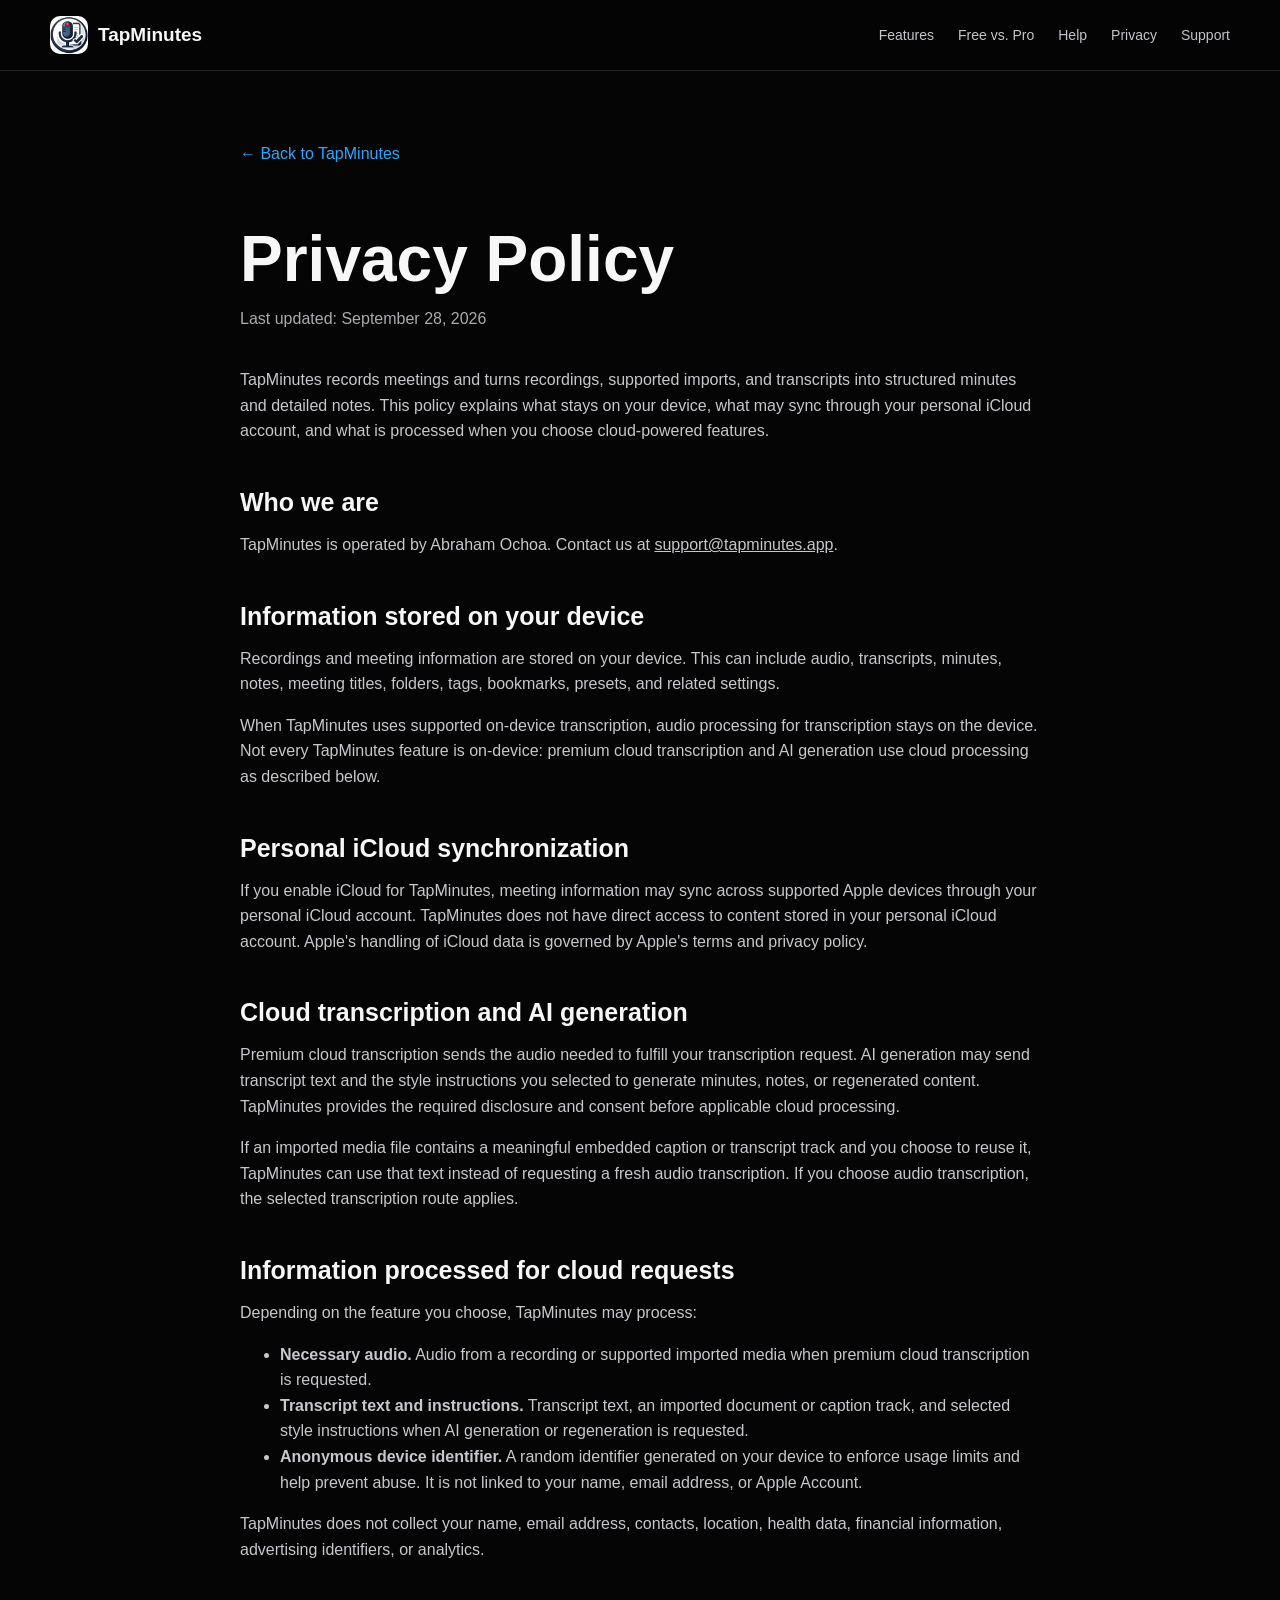
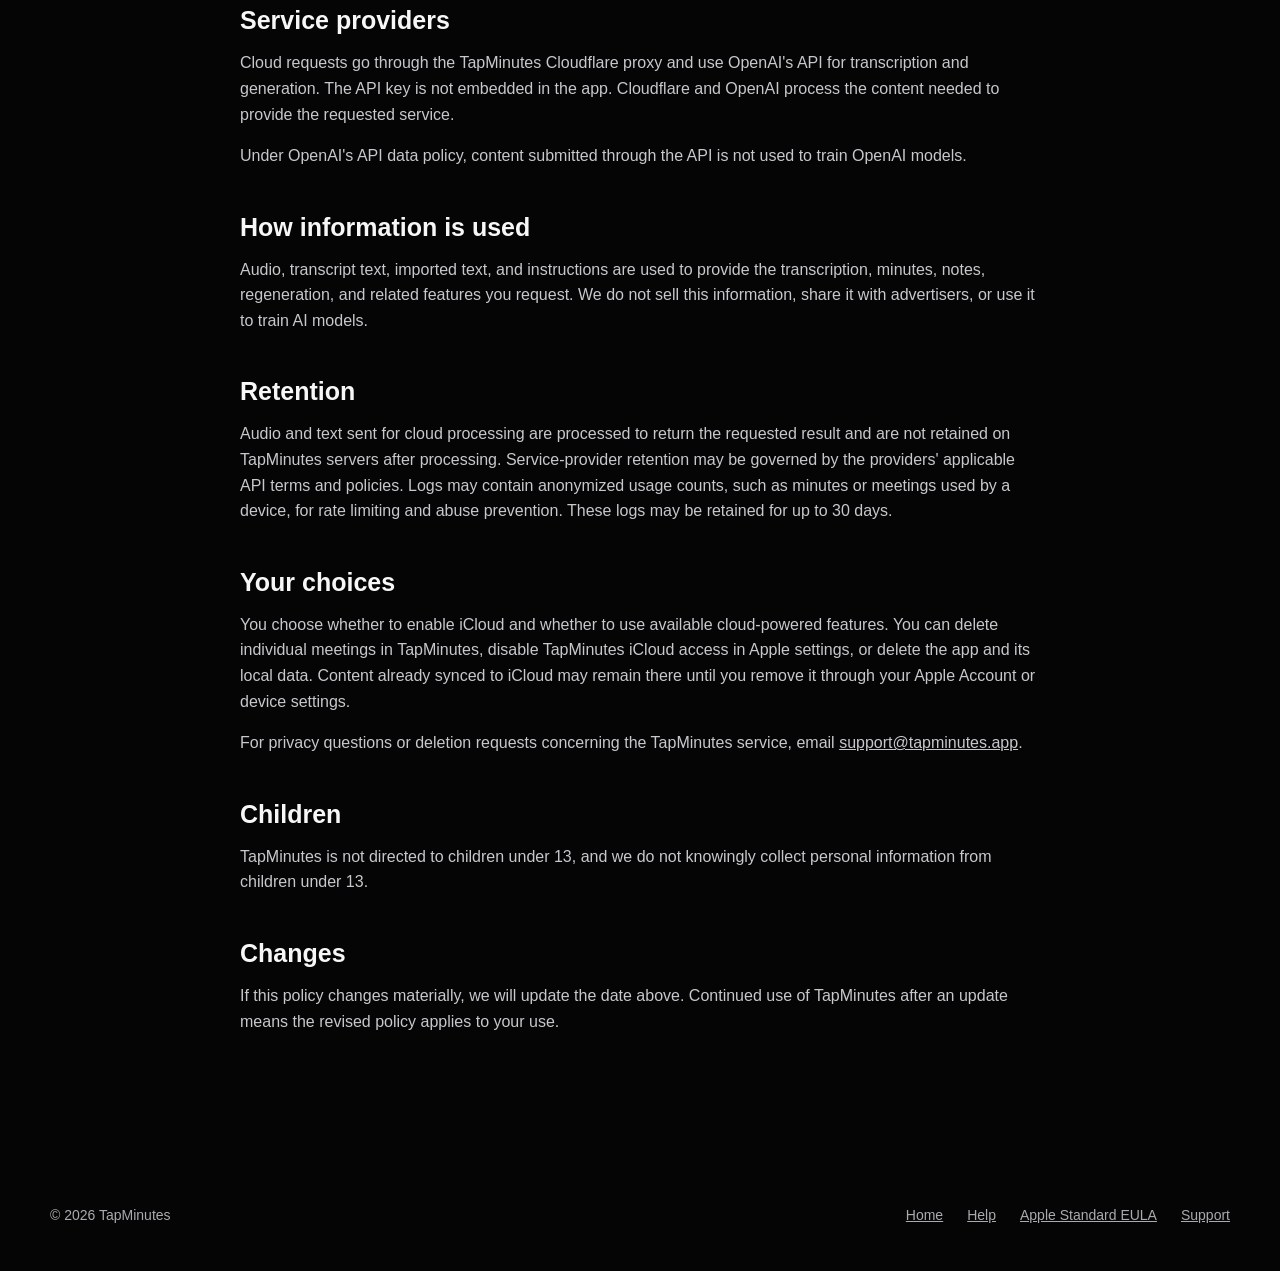
<file: privacy.html>
<!doctype html>
<html lang="en">
<head>
  <meta charset="utf-8">
  <meta name="viewport" content="width=device-width,initial-scale=1">
  <title>TapMinutes Privacy Policy</title>
  <meta name="description" content="How TapMinutes handles recordings, transcripts, meeting information, iCloud sync, on-device transcription, and optional cloud processing.">
  <link rel="canonical" href="https://tapminutes.app/privacy.html">
  <link rel="icon" href="favicon.png">
  <link rel="apple-touch-icon" href="apple-touch-icon.png">
  <link rel="stylesheet" href="styles.css">
</head>
<body>
  <a class="skip-link" href="#main">Skip to content</a>
  <header class="site-header"><nav class="nav wrap" aria-label="Primary navigation"><a class="brand" href="/"><img src="assets/tapminutes-logo.png" alt=""><span>TapMinutes</span></a><button class="menu-button" aria-expanded="false" aria-controls="primary-links" aria-label="Open navigation">&#9776;</button><div class="nav-links" id="primary-links"><a href="index.html#features">Features</a><a href="index.html#plans">Free vs. Pro</a><a href="help.html">Help</a><a href="privacy.html">Privacy</a><a href="mailto:support@tapminutes.app">Support</a></div></nav></header>
  <main class="legal" id="main">
    <a class="back" href="/">&larr; Back to TapMinutes</a>
    <h1>Privacy Policy</h1>
    <span class="updated">Last updated: September 28, 2026</span>
    <p>TapMinutes records meetings and turns recordings, supported imports, and transcripts into structured minutes and detailed notes. This policy explains what stays on your device, what may sync through your personal iCloud account, and what is processed when you choose cloud-powered features.</p>

    <h2>Who we are</h2>
    <p>TapMinutes is operated by Abraham Ochoa. Contact us at <a href="mailto:support@tapminutes.app">support@tapminutes.app</a>.</p>

    <h2>Information stored on your device</h2>
    <p>Recordings and meeting information are stored on your device. This can include audio, transcripts, minutes, notes, meeting titles, folders, tags, bookmarks, presets, and related settings.</p>
    <p>When TapMinutes uses supported on-device transcription, audio processing for transcription stays on the device. Not every TapMinutes feature is on-device: premium cloud transcription and AI generation use cloud processing as described below.</p>

    <h2>Personal iCloud synchronization</h2>
    <p>If you enable iCloud for TapMinutes, meeting information may sync across supported Apple devices through your personal iCloud account. TapMinutes does not have direct access to content stored in your personal iCloud account. Apple's handling of iCloud data is governed by Apple's terms and privacy policy.</p>

    <h2>Cloud transcription and AI generation</h2>
    <p>Premium cloud transcription sends the audio needed to fulfill your transcription request. AI generation may send transcript text and the style instructions you selected to generate minutes, notes, or regenerated content. TapMinutes provides the required disclosure and consent before applicable cloud processing.</p>
    <p>If an imported media file contains a meaningful embedded caption or transcript track and you choose to reuse it, TapMinutes can use that text instead of requesting a fresh audio transcription. If you choose audio transcription, the selected transcription route applies.</p>

    <h2>Information processed for cloud requests</h2>
    <p>Depending on the feature you choose, TapMinutes may process:</p>
    <ul>
      <li><strong>Necessary audio.</strong> Audio from a recording or supported imported media when premium cloud transcription is requested.</li>
      <li><strong>Transcript text and instructions.</strong> Transcript text, an imported document or caption track, and selected style instructions when AI generation or regeneration is requested.</li>
      <li><strong>Anonymous device identifier.</strong> A random identifier generated on your device to enforce usage limits and help prevent abuse. It is not linked to your name, email address, or Apple Account.</li>
    </ul>
    <p>TapMinutes does not collect your name, email address, contacts, location, health data, financial information, advertising identifiers, or analytics.</p>

    <h2>Service providers</h2>
    <p>Cloud requests go through the TapMinutes Cloudflare proxy and use OpenAI's API for transcription and generation. The API key is not embedded in the app. Cloudflare and OpenAI process the content needed to provide the requested service.</p>
    <p>Under OpenAI's API data policy, content submitted through the API is not used to train OpenAI models.</p>

    <h2>How information is used</h2>
    <p>Audio, transcript text, imported text, and instructions are used to provide the transcription, minutes, notes, regeneration, and related features you request. We do not sell this information, share it with advertisers, or use it to train AI models.</p>

    <h2>Retention</h2>
    <p>Audio and text sent for cloud processing are processed to return the requested result and are not retained on TapMinutes servers after processing. Service-provider retention may be governed by the providers' applicable API terms and policies. Logs may contain anonymized usage counts, such as minutes or meetings used by a device, for rate limiting and abuse prevention. These logs may be retained for up to 30 days.</p>

    <h2>Your choices</h2>
    <p>You choose whether to enable iCloud and whether to use available cloud-powered features. You can delete individual meetings in TapMinutes, disable TapMinutes iCloud access in Apple settings, or delete the app and its local data. Content already synced to iCloud may remain there until you remove it through your Apple Account or device settings.</p>
    <p>For privacy questions or deletion requests concerning the TapMinutes service, email <a href="mailto:support@tapminutes.app">support@tapminutes.app</a>.</p>

    <h2>Children</h2>
    <p>TapMinutes is not directed to children under 13, and we do not knowingly collect personal information from children under 13.</p>

    <h2>Changes</h2>
    <p>If this policy changes materially, we will update the date above. Continued use of TapMinutes after an update means the revised policy applies to your use.</p>
  </main>
  <footer class="site-footer"><div class="wrap footer-inner"><span class="copyright">&copy; 2026 TapMinutes</span><a href="/">Home</a><a href="help.html">Help</a><a href="https://www.apple.com/legal/internet-services/itunes/dev/stdeula/" target="_blank" rel="noopener">Apple Standard EULA</a><a href="mailto:support@tapminutes.app">Support</a></div></footer>
  <script src="script.js"></script>
</body>
</html>
</file>
<file: styles.css>
:root {
  color-scheme: dark;
  --bg: #050505;
  --panel: #141416;
  --panel-raised: #1b1b1e;
  --text: #f7f7f8;
  --muted: #aaaab1;
  --line: #343438;
  --blue: #27a8ff;
  --coral: #f34f60;
  --gold: #f4c430;
  --green: #4ed879;
  --max: 1180px;
}
* { box-sizing: border-box; }
html { scroll-behavior: smooth; }
body { margin: 0; background: var(--bg); color: var(--text); font: 16px/1.6 -apple-system, BlinkMacSystemFont, "SF Pro Text", "Segoe UI", sans-serif; -webkit-font-smoothing: antialiased; }
img { display: block; max-width: 100%; }
a { color: inherit; }
button, a { -webkit-tap-highlight-color: transparent; }
:focus-visible { outline: 3px solid var(--blue); outline-offset: 4px; }
.skip-link { position: fixed; top: -80px; left: 16px; z-index: 100; padding: 10px 14px; background: var(--text); color: #000; border-radius: 6px; }
.skip-link:focus { top: 16px; }
.wrap { width: min(calc(100% - 48px), var(--max)); margin-inline: auto; }
.site-header { position: sticky; top: 0; z-index: 50; background: rgba(5,5,5,.9); border-bottom: 1px solid rgba(255,255,255,.12); backdrop-filter: blur(18px); }
.nav { min-height: 70px; display: flex; align-items: center; gap: 28px; }
.brand { display: inline-flex; align-items: center; gap: 10px; margin-right: auto; color: var(--text); text-decoration: none; font-size: 19px; font-weight: 780; }
.brand img { width: 38px; height: 38px; border-radius: 10px; }
.nav-links { display: flex; align-items: center; gap: 24px; }
.nav-links a { color: #c4c4ca; text-decoration: none; font-size: 14px; }
.nav-links a:hover { color: #fff; }
.menu-button { display: none; width: 44px; height: 44px; padding: 0; border: 0; background: transparent; color: #fff; font-size: 25px; cursor: pointer; }
.button { display: inline-flex; min-height: 46px; align-items: center; justify-content: center; padding: 0 19px; border: 1px solid transparent; border-radius: 7px; background: var(--coral); color: #fff; font-weight: 750; text-decoration: none; }
.button.secondary { background: transparent; border-color: var(--line); }
.button:hover { filter: brightness(1.08); }
.hero { min-height: 720px; padding: 84px 0 60px; display: grid; grid-template-columns: minmax(0,1.08fr) minmax(350px,.92fr); gap: 74px; align-items: center; overflow: hidden; }
.eyebrow { color: var(--blue); font-size: 13px; font-weight: 800; letter-spacing: .08em; text-transform: uppercase; }
h1,h2,h3 { margin: 0; letter-spacing: 0; line-height: 1.08; text-wrap: balance; }
h1 { max-width: 760px; margin-top: 16px; font-size: clamp(50px,6.2vw,82px); }
h2 { font-size: clamp(35px,4.2vw,56px); }
h3 { font-size: 21px; }
.lead { max-width: 700px; margin: 24px 0 30px; color: #c8c8ce; font-size: 20px; line-height: 1.55; }
.hero-actions { display: flex; gap: 12px; flex-wrap: wrap; }
.platform-line { margin-top: 30px; color: var(--muted); font-size: 14px; }
.platform-line strong { color: var(--text); }
.hero-visual { position: relative; height: 610px; }
.device { position: absolute; width: 292px; padding: 7px; background: #090909; border: 1px solid #3a3a3f; border-radius: 42px; box-shadow: 0 30px 75px rgba(0,0,0,.7); overflow: hidden; }
.device img { border-radius: 34px; }
.device:first-child { top: 0; left: 0; transform: rotate(-3deg); }
.device:last-child { top: 80px; right: 0; transform: rotate(4deg); }
.section { padding: 104px 0; border-top: 1px solid rgba(255,255,255,.1); }
.section.alt { background: #0a0a0b; }
.section-head { display: grid; grid-template-columns: .86fr 1.14fr; gap: 64px; align-items: end; margin-bottom: 48px; }
.section-intro { max-width: 680px; margin: 0; color: var(--muted); font-size: 18px; }
.how-grid { display: grid; grid-template-columns: repeat(5,1fr); border: 1px solid var(--line); }
.how-step { min-height: 260px; padding: 27px; border-right: 1px solid var(--line); }
.how-step:last-child { border-right: 0; }
.step-number { display: block; margin-bottom: 50px; color: var(--coral); font-size: 13px; }
.how-step p { margin: 10px 0 0; color: var(--muted); font-size: 14px; }
.feature-grid { display: grid; grid-template-columns: repeat(3,1fr); gap: 14px; }
.feature-card { min-height: 255px; padding: 28px; background: var(--panel); border: 1px solid var(--line); border-radius: 8px; }
.feature-top { display: flex; align-items: center; justify-content: space-between; gap: 12px; margin-bottom: 45px; }
.feature-icon { color: var(--blue); font-size: 24px; line-height: 1; }
.plan-label { display: inline-flex; min-height: 26px; align-items: center; padding: 2px 9px; border: 1px solid #4a4a50; border-radius: 999px; color: #d2d2d7; font-size: 11px; font-weight: 800; text-transform: uppercase; }
.plan-label.pro { border-color: rgba(39,168,255,.55); color: #69c1ff; background: rgba(39,168,255,.1); }
.plan-label.option { border-color: rgba(244,196,48,.5); color: #ffdb68; background: rgba(244,196,48,.08); }
.feature-card p { margin: 11px 0 0; color: var(--muted); }
.feature-card strong { color: var(--text); }
.screens { display: grid; grid-template-columns: 1fr 1fr; gap: 16px; }
.screen-card { min-height: 610px; padding: 36px; overflow: hidden; background: var(--panel); border: 1px solid var(--line); }
.screen-card.wide { grid-column: 1 / -1; min-height: auto; }
.screen-card p { max-width: 570px; margin: 10px 0 28px; color: var(--muted); }
.phone-pair { height: 470px; display: flex; justify-content: center; gap: 16px; overflow: hidden; }
.phone-pair img { width: min(48%,280px); align-self: flex-start; border: 1px solid #3b3b3f; border-radius: 24px; }
.screen-card.wide img { width: 100%; border: 1px solid #3b3b3f; }
.table-wrap { overflow-x: auto; border: 1px solid var(--line); }
.compare { width: 100%; border-collapse: collapse; min-width: 720px; }
.compare caption { padding: 0 0 20px; color: var(--muted); text-align: left; }
.compare th,.compare td { padding: 18px 20px; border-bottom: 1px solid var(--line); vertical-align: top; text-align: left; }
.compare thead th { background: var(--panel-raised); color: #fff; font-size: 18px; }
.compare tbody th { width: 31%; color: #ededf0; font-weight: 700; }
.compare td { width: 34.5%; color: #c6c6cc; }
.compare tbody tr:last-child th,.compare tbody tr:last-child td { border-bottom: 0; }
.yes { color: var(--green); font-weight: 800; }
.no { color: #8d8d94; }
.plan-note { margin: 24px 0 0; padding: 20px 22px; background: var(--panel); border-left: 3px solid var(--gold); color: #c9c9cf; }
.plan-note strong { color: var(--text); }
.compat-grid { display: grid; grid-template-columns: repeat(2,1fr); gap: 16px; }
.compat-card { padding: 30px; border: 1px solid var(--line); background: var(--panel); }
.compat-card p,.compat-card li { color: var(--muted); }
.compat-card ul { padding-left: 20px; }
.privacy-grid { display: grid; grid-template-columns: repeat(3,1fr); gap: 16px; }
.privacy-item { padding: 27px; border-top: 2px solid var(--blue); background: var(--panel); }
.privacy-item p { margin: 10px 0 0; color: var(--muted); }
.faq-list { border-top: 1px solid var(--line); }
details { border-bottom: 1px solid var(--line); }
summary { display: flex; align-items: center; justify-content: space-between; gap: 20px; padding: 22px 0; cursor: pointer; list-style: none; font-weight: 750; }
summary::-webkit-details-marker { display: none; }
summary::after { content: "+"; flex: 0 0 auto; color: var(--blue); font-size: 24px; font-weight: 400; }
details[open] summary::after { content: "−"; }
.answer { max-width: 850px; padding: 0 44px 24px 0; color: #b9b9c0; }
.answer strong { color: var(--text); }
.cta-band { padding: 70px 0; background: var(--panel); border-top: 1px solid var(--line); border-bottom: 1px solid var(--line); }
.cta-inner { display: flex; align-items: center; justify-content: space-between; gap: 34px; }
.cta-inner p { margin: 10px 0 0; color: var(--muted); }
.site-footer { padding: 44px 0; color: var(--muted); font-size: 14px; }
.footer-inner { display: flex; gap: 24px; flex-wrap: wrap; }
.footer-inner .copyright { margin-right: auto; }
.help-hero { padding: 84px 0 58px; }
.help-hero h1 { max-width: 820px; }
.help-hero p { max-width: 730px; color: var(--muted); font-size: 19px; }
.help-layout { display: grid; grid-template-columns: 250px 1fr; gap: 74px; padding-bottom: 110px; }
.help-nav { position: sticky; top: 96px; align-self: start; display: grid; gap: 8px; }
.help-nav a { padding: 3px 0; color: var(--muted); font-size: 14px; text-decoration: none; }
.help-nav a:hover { color: var(--text); }
.help-group { margin-bottom: 68px; }
.help-group > h2 { margin-bottom: 10px; font-size: 34px; scroll-margin-top: 100px; }
.help-group > p { color: var(--muted); }
.help-article { padding: 30px 0; border-top: 1px solid var(--line); scroll-margin-top: 100px; }
.help-article h3 { font-size: 23px; }
.help-article p,.help-article li { color: #bdbdc4; }
.help-article strong { color: var(--text); }
.callout { padding: 18px 20px; border-left: 3px solid var(--blue); background: var(--panel); color: #c8c8ce; }
.legal { width: min(calc(100% - 48px),800px); margin: auto; padding: 70px 0 110px; }
.legal h1 { font-size: clamp(42px,7vw,64px); }
.legal h2 { margin-top: 45px; font-size: 25px; }
.legal p,.legal li { color: #c7c7cd; }
.legal .updated { display: block; margin: 12px 0 36px; color: var(--muted); }
.back { display: inline-block; margin-bottom: 42px; color: var(--blue); text-decoration: none; }
@media (max-width: 980px) {
  .menu-button { display: block; }
  .nav-links { display: none; position: absolute; top: 70px; left: 0; right: 0; padding: 18px 24px 24px; background: #090909; border-bottom: 1px solid var(--line); }
  .nav-links.open { display: grid; }
  .hero { grid-template-columns: 1fr; }
  .hero-visual { width: min(100%,590px); height: 530px; margin: auto; }
  .device { width: 255px; }
  .section-head { grid-template-columns: 1fr; gap: 18px; }
  .how-grid { grid-template-columns: repeat(2,1fr); }
  .how-step { border-bottom: 1px solid var(--line); }
  .how-step:nth-child(2n) { border-right: 0; }
  .how-step:last-child { border-bottom: 0; }
  .feature-grid { grid-template-columns: repeat(2,1fr); }
  .privacy-grid { grid-template-columns: 1fr 1fr; }
  .help-layout { grid-template-columns: 1fr; gap: 35px; }
  .help-nav { position: static; grid-template-columns: repeat(3,1fr); }
}
@media (max-width: 680px) {
  .wrap { width: min(calc(100% - 32px),var(--max)); }
  .nav { min-height: 66px; }
  .nav-links { top: 66px; padding-inline: 16px; }
  .hero { min-height: auto; padding: 52px 0 40px; gap: 45px; }
  h1 { font-size: 47px; }
  .lead { font-size: 18px; }
  .hero-visual { height: 430px; }
  .device { width: 205px; padding: 5px; border-radius: 30px; }
  .device img { border-radius: 24px; }
  .section { padding: 76px 0; }
  .feature-grid,.screens,.compat-grid,.privacy-grid { grid-template-columns: 1fr; }
  .screen-card.wide { grid-column: auto; }
  .screen-card { min-height: 560px; padding: 25px; }
  .phone-pair { height: 445px; gap: 10px; }
  .phone-pair img { width: 55%; }
  .how-grid { grid-template-columns: 1fr; }
  .how-step { min-height: auto; border-right: 0; }
  .how-step:last-child { border-bottom: 0; }
  .step-number { margin-bottom: 28px; }
  .table-wrap { overflow: visible; border: 0; }
  .compare { min-width: 0; }
  .compare thead { position: absolute; width: 1px; height: 1px; padding: 0; margin: -1px; overflow: hidden; clip: rect(0,0,0,0); white-space: nowrap; border: 0; }
  .compare tbody,.compare tr,.compare th,.compare td { display: block; width: 100%; }
  .compare tr { margin-bottom: 16px; border: 1px solid var(--line); background: var(--panel); }
  .compare tbody th { padding-bottom: 10px; border-bottom: 1px solid var(--line); }
  .compare td { display: grid; grid-template-columns: 82px 1fr; gap: 12px; border-bottom: 1px solid rgba(255,255,255,.08); }
  .compare td::before { content: attr(data-plan); color: #fff; font-weight: 800; }
  .compare tr:last-child td:last-child,.compare td:last-child { border-bottom: 0; }
  .cta-inner { align-items: flex-start; flex-direction: column; }
  .footer-inner { flex-direction: column; }
  .help-nav { grid-template-columns: repeat(2,1fr); }
  .legal { width: min(calc(100% - 32px),800px); }
}
@media (prefers-reduced-motion: reduce) {
  html { scroll-behavior: auto; }
  *,*::before,*::after { animation-duration: .01ms !important; animation-iteration-count: 1 !important; transition-duration: .01ms !important; }
}
</file>
